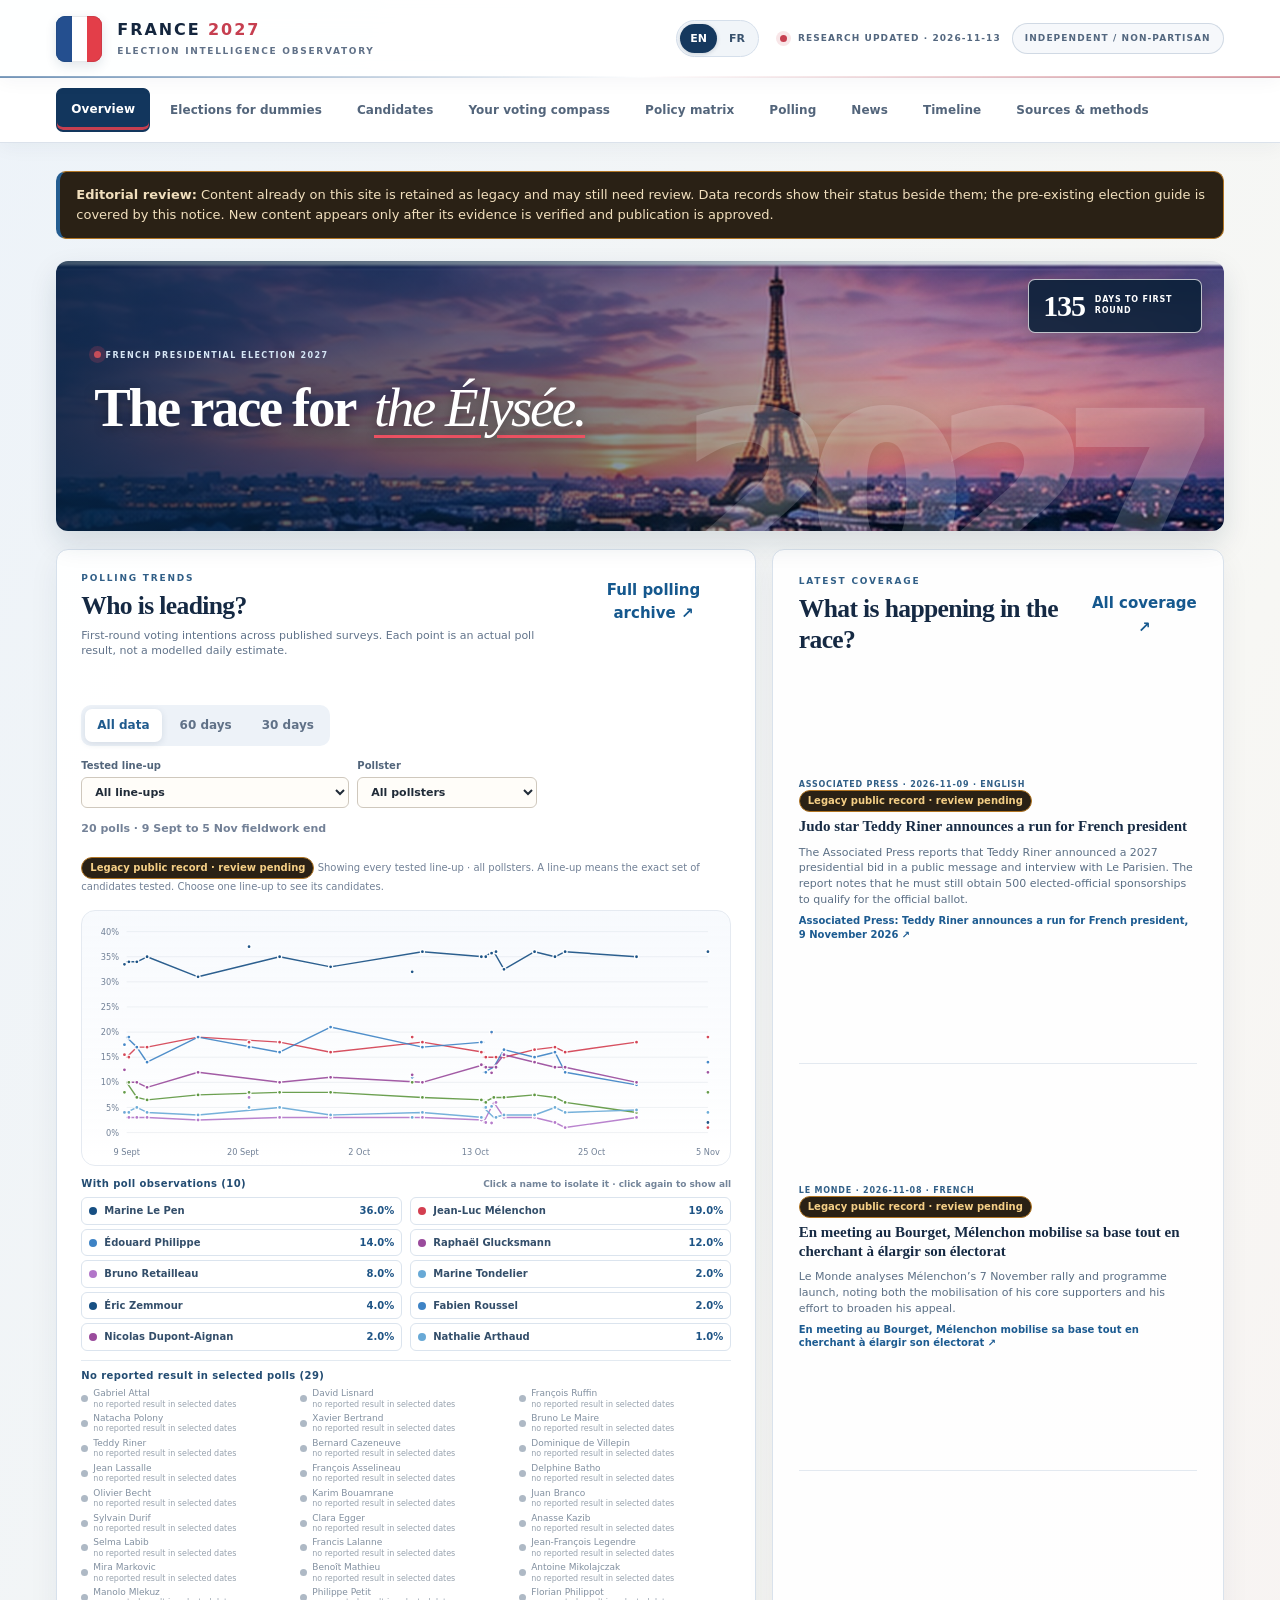
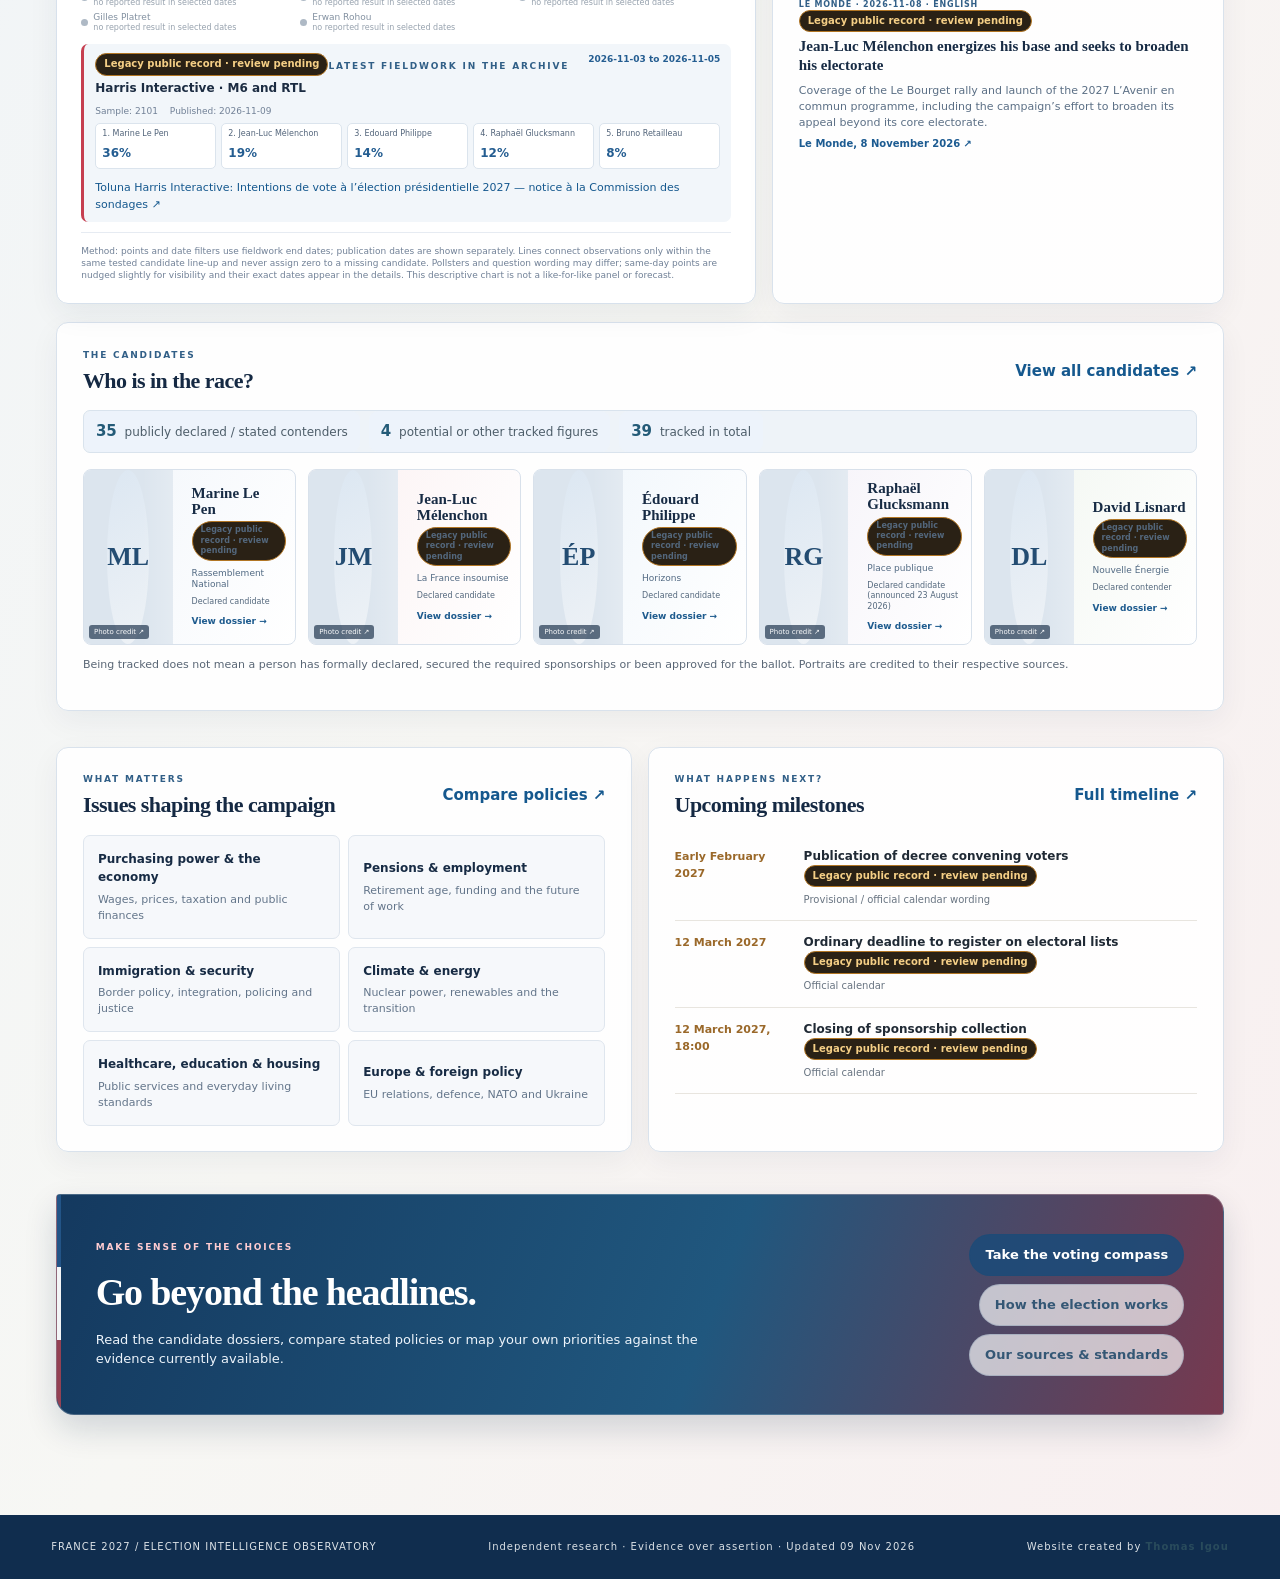
<file: index.html>
<!doctype html>
<html lang="en">
<head>
<meta charset="utf-8"><meta name="viewport" content="width=device-width,initial-scale=1">
<meta name="theme-color" content="#f3f0e9"><meta name="description" content="Independent, non-partisan research on the 2027 French presidential election.">
<title>France 2027 | Election Intelligence Observatory</title><link rel="stylesheet" href="styles.css">
</head>
<body>
<header class="top"><a class="brand" href="#"><span class="brand-mark" aria-label="French flag"><i></i><i></i><i></i></span><span class="brand-copy">FRANCE <b>2027</b><small>ELECTION INTELLIGENCE OBSERVATORY</small></span></a><div class="top-right"><div class="language-toggle" role="group" aria-label="Language"><button type="button" class="lang-choice active" data-lang="en" aria-pressed="true">EN</button><button type="button" class="lang-choice" data-lang="fr" aria-pressed="false">FR</button></div><span class="live-dot"></span><span class="updated" id="updated">LOADING RESEARCH…</span><span class="top-tag">INDEPENDENT / NON-PARTISAN</span></div></header>
<nav class="nav" aria-label="Main navigation">
<button class="active" data-tab="overview">Overview</button><button data-tab="dummies">Elections for dummies</button><button data-tab="candidates">Candidates</button><button data-tab="compass">Your voting compass</button><button data-tab="policies">Policy matrix</button><button data-tab="polls">Polling</button><button data-tab="news">News</button><button data-tab="timeline">Timeline</button><button data-tab="sources">Sources & methods</button>
</nav>
<main>
<div class="editorial-policy-banner"><b>Editorial review:</b> Content already on this site is retained as legacy and may still need review. Data records show their status beside them; the pre-existing election guide is covered by this notice. New content appears only after its evidence is verified and publication is approved.</div>

<section id="overview" class="page active">
<section class="hero concept-hero"><div class="hero-copy">
<div class="eyebrow"><span class="signal"></span> FRENCH PRESIDENTIAL ELECTION 2027</div>
<h1>The race for <em>the Élysée.</em></h1>
<div class="hero-meta"><span>🇫🇷 FRANCE</span><span id="overview-snapshot">RESEARCH SNAPSHOT · 08 NOV 2026</span><span id="count-candidates">16 candidates tracked</span></div>
<div class="hero-actions"><button class="primary" data-tab="compass">Take the voting compass ↗</button><button class="secondary" data-tab="candidates">Explore candidates</button></div>
<div class="hero-signoff">ANALYSIS. CONTEXT. CLARITY.</div>
</div><div class="hero-visual" aria-label="Paris and the French presidential election">
<div class="hero-visual-caption"><span>PARIS</span><span>THE ROAD TO THE ÉLYSÉE</span></div>

<div class="hero-visual-mark">2027</div>
<div class="hero-visual-bottom"><span>18 APRIL 2027</span><i></i><span>THE FIRST ROUND</span></div>
</div><div id="election-countdown" class="election-countdown" role="timer" aria-live="off"><strong>—</strong><span>DAYS TO FIRST ROUND</span></div></section>
  <div id="overview-kpis" class="overview-kpis"></div>
<div class="overview-lead-grid">
  <section class="overview-panel overview-poll-chart-panel">
    <div class="section-head"><div><div class="eyebrow">POLLING TRENDS</div><h2>Who is leading?</h2><p class="poll-chart-subtitle">First-round voting intentions across published surveys. Each point is an actual poll result, not a modelled daily estimate.</p></div><button class="text-button" data-tab="polls">Full polling archive ↗</button></div>
    <div class="poll-chart-toolbar"><div class="poll-range-controls" role="group" aria-label="Fieldwork date range"><button class="active" data-poll-range="all">All data</button><button data-poll-range="60">60 days</button><button data-poll-range="30">30 days</button></div><div class="poll-chart-filters"><label>Tested line-up<select id="poll-scenario-filter" aria-label="Filter by tested candidate line-up"><option value="all">All line-ups</option></select></label><label>Pollster<select id="poll-pollster-filter" aria-label="Filter by pollster"><option value="all">All pollsters</option></select></label></div><span id="poll-chart-count" class="poll-chart-count"></span></div>
    <p id="poll-chart-selection-context" class="poll-chart-selection-context" aria-live="polite"></p>
    <div id="overview-poll-chart" class="overview-poll-chart" aria-label="Interactive polling trend chart"></div>
    <div id="overview-poll-legend" class="overview-poll-legend"></div>
    <div id="overview-latest-poll" class="overview-latest-poll"></div>
    <p class="poll-chart-method">Method: points and date filters use fieldwork end dates; publication dates are shown separately. Lines connect observations only within the same tested candidate line-up and never assign zero to a missing candidate. Pollsters and question wording may differ; same-day points are nudged slightly for visibility and their exact dates appear in the details. This descriptive chart is not a like-for-like panel or forecast.</p>
  </section>
  <section class="overview-panel overview-lead"><div class="section-head"><div><div class="eyebrow">LATEST COVERAGE</div><h2>What is happening in the race?</h2></div><button class="text-button" data-tab="news">All coverage ↗</button></div><div id="overview-latest" class="overview-latest"></div></section>
</div>

  <section class="overview-panel overview-candidate-panel"><div class="section-head"><div><div class="eyebrow">THE CANDIDATES</div><h2>Who is in the race?</h2></div><button class="text-button" data-tab="candidates">View all candidates ↗</button></div><div id="overview-candidate-summary" class="overview-status-strip"></div><div id="overview-candidates" class="overview-candidates"></div><p class="small muted">Being tracked does not mean a person has formally declared, secured the required sponsorships or been approved for the ballot. Portraits are credited to their respective sources.</p></section>
  <div class="overview-lower-grid">
    <section class="overview-panel"><div class="section-head"><div><div class="eyebrow">WHAT MATTERS</div><h2>Issues shaping the campaign</h2></div><button class="text-button" data-tab="policies">Compare policies ↗</button></div><div class="overview-issues">
      <button data-tab="policies"><b>Purchasing power & the economy</b><span>Wages, prices, taxation and public finances</span></button>
      <button data-tab="policies"><b>Pensions & employment</b><span>Retirement age, funding and the future of work</span></button>
      <button data-tab="policies"><b>Immigration & security</b><span>Border policy, integration, policing and justice</span></button>
      <button data-tab="policies"><b>Climate & energy</b><span>Nuclear power, renewables and the transition</span></button>
      <button data-tab="policies"><b>Healthcare, education & housing</b><span>Public services and everyday living standards</span></button>
      <button data-tab="policies"><b>Europe & foreign policy</b><span>EU relations, defence, NATO and Ukraine</span></button>
    </div></section>
    <section class="overview-panel"><div class="section-head"><div><div class="eyebrow">WHAT HAPPENS NEXT?</div><h2>Upcoming milestones</h2></div><button class="text-button" data-tab="timeline">Full timeline ↗</button></div><div id="overview-events" class="overview-events"></div></section>
  </div>
  <section class="overview-cta"><div><div class="eyebrow">MAKE SENSE OF THE CHOICES</div><h2>Go beyond the headlines.</h2><p>Read the candidate dossiers, compare stated policies or map your own priorities against the evidence currently available.</p></div><div class="overview-cta-actions"><button class="primary" data-tab="compass">Take the voting compass</button><button class="secondary" data-tab="dummies">How the election works</button><button class="secondary" data-tab="sources">Our sources & standards</button></div></section>
</section>
<section id="dummies" class="page"><div class="section-head"><div><div class="eyebrow">THE SHORT VERSION</div><h2>Elections for dummies</h2><p>A plain-English guide for first-time voters and anyone who wants the basics without political jargon.</p></div><span class="pill">Beginner friendly</span></div><article class="card"><h3>1. What is this election?</h3><p>France is choosing its next president. Emmanuel Macron cannot run for a third consecutive term. The president is elected directly by voters, not chosen by parliament.</p><h3>2. How does voting work?</h3><p>It normally takes two rounds. In round one, voters choose from all the candidates. If nobody gets more than half of the valid votes, the two candidates with the most votes go to round two. Everyone votes again, and the candidate with more votes wins.</p><h3>3. When is it?</h3><p>The first round is scheduled for <b>18 April 2027</b> and the second round for <b>2 May 2027</b>. Some overseas French territories vote the day before because of time zones.</p><h3>4. Who is allowed to vote?</h3><p>You must be a French citizen, at least 18 years old by the relevant date, and registered on the electoral roll. The ordinary registration deadline for this election is <b>12 March 2027</b>. Special cases can have different rules.</p><h3>5. Why do candidates need 500 signatures?</h3><p>Before someone can appear on the presidential ballot, they need support from at least 500 elected officials, such as mayors and parliamentarians. These are called <b>parrainages</b> or sponsorships. They must come from at least 30 different departments or overseas territories, and no more than 50 can come from any one of them. A candidate saying “I have 500 promises” is not the same as having 500 signatures officially validated.</p><h3>6. What does the president actually do?</h3><p>The president represents France, appoints the prime minister, has an important role in foreign affairs and defence, can call certain elections, and signs laws. But the president does not govern alone. The government and parliament make laws and manage much of domestic policy. If the president and parliamentary majority come from opposing political camps, they must share power. This is called <b>cohabitation</b>.</p><h3>7. What are the big issues in this campaign?</h3><ul><li><b>Cost of living:</b> wages, prices, taxes and household budgets.</li><li><b>Pensions:</b> when people can retire and how the system is paid for.</li><li><b>Immigration:</b> who can come to France, residency rules and integration.</li><li><b>Security:</b> policing, crime and the justice system.</li><li><b>Climate and energy:</b> nuclear power, renewables, transport and emissions.</li><li><b>Europe and the world:</b> France’s role in the EU, NATO, Ukraine and international conflicts.</li><li><b>Public services:</b> schools, hospitals, housing and transport.</li></ul><h3>8. How do I understand the candidates?</h3><p>Start with what each candidate has actually promised. A party’s old manifesto, a politician’s past job and a new campaign promise are three different things. This observatory labels the evidence and links to the original reporting or documents.</p><h3>9. What do opinion polls tell us?</h3><p>A poll asks a sample of people how they might vote. It is a snapshot, not a prediction. Polls can change, and results depend on who is included in the question, how it is asked and when it is asked. A candidate missing from a poll was not necessarily polling at zero.</p><h3>10. What happens next?</h3><p>Campaigns continue, candidates seek sponsorships, the Constitutional Council publishes the final list, and the official campaign period begins. The final ballot list is not settled until the official process is complete.</p><div class="notice">The guide explains the process, not who anyone should vote for. Dates and rules are based on the French government’s published election calendar and may be updated by official decree.</div><p><a href="https://www.info.gouv.fr/actualite/election-presidentielle-2027" target="_blank" rel="noopener">Read the official government guide ↗</a></p></article></section><section id="candidates" class="page"><div class="section-head"><div><div class="eyebrow">WHO IS RUNNING?</div><h2>Candidate directory</h2><p>Reported declarations, potential candidacies and official ballot qualification are separate. The directory attributes tracker classifications and labels uncertain status; the Constitutional Council publishes the definitive ballot list after validating sponsorships.</p></div></div><input id="candidate-search" class="search" placeholder="Search candidate, party or orientation…" autocomplete="off"><div id="candidate-list" class="candidate-grid"></div></section>
<section id="compass" class="page"><div class="section-head"><div><div class="eyebrow">YOUR PRIORITIES, MAPPED</div><h2>Your voting compass</h2><p>Use the questionnaire to record your policy views and how important each issue is to you. Candidate rankings are temporarily paused while scoring and evidence are rebuilt against the published methodology.</p></div><span class="pill">Evidence-led · Non-partisan</span></div>
<article class="card compass-intro"><h3>How it works</h3><p>Choose the position closest to your view on each issue and, if you wish, rate its importance. Your answers remain in this browser tab. Candidate rankings will return only after the scoring follows the published methodology and meets its minimum evidence threshold.</p><p class="muted small">A candidate can be ranked only with dated, primary-verified positions for at least 12 questions across 6 policy areas. At least two candidates must meet the evidence gate, and the visitor must have enough comparable answers. Candidates below the threshold are labelled insufficient evidence.</p></article>
<p id="compass-stage-note" class="muted small">Standard compass: 24 questions across all 12 policy areas. You can continue to the full 36-question version when you finish.</p><div id="compass-questions" class="compass-questions"></div><div class="compass-actions"><button id="compass-continue" class="secondary">Continue to the full 36-question compass</button><button id="compass-results" class="primary" disabled aria-describedby="compass-pause-note">Candidate rankings paused</button><button id="compass-reset" class="secondary">Reset answers</button></div><div id="compass-output" aria-live="polite"><div class="notice compass-pause-note" id="compass-pause-note"><b>Candidate rankings are paused.</b> Eligibility will be checked against question-level, source-verified candidate positions.</div></div>
</section>
<section id="policies" class="page"><div class="section-head"><div><div class="eyebrow">WHAT DO THEY PROPOSE?</div><h2>Policy comparison</h2><p>Compare attributed, sourced positions across policy areas. Empty cells mean evidence has not yet been entered, not that a candidate has no position.</p></div></div><div class="filters policy-filter-toolbar"><label class="policy-select-wrap"><span class="filter-label">FILTER BY POLICY AREA</span><span class="select-control"><span class="filter-icon" aria-hidden="true">▦</span><select id="policy-topic"><option value="">All policy areas</option><option>Economy & taxation</option><option>Employment & pensions</option><option>Immigration & integration</option><option>Security & justice</option><option>Energy & climate</option><option>EU & euro</option><option>Foreign policy & defence</option><option>Education, health & housing</option><option>Institutions</option></select><span class="select-chevron" aria-hidden="true">⌄</span></span></label><label class="policy-search-wrap"><span class="filter-label">SEARCH POSITIONS</span><span class="search-control"><span class="filter-icon" aria-hidden="true">⌕</span><input id="policy-search" placeholder="Search a candidate, issue or proposal…" autocomplete="off"></span></label></div><div id="policy-list" class="table-wrap"></div></section>
<section id="polls" class="page"><div class="section-head"><div><div class="eyebrow">PUBLIC OPINION</div><h2>Polling archive & trends</h2><p>Individual polls are kept separate from polling averages and unlike scenarios are never blended.</p></div></div><div id="poll-trend" class="poll-trend"></div><h3>Individual poll archive</h3><p class="muted small">Historical observations are ordered by fieldwork end date. Each poll retains its tested candidate line-up and source type; blanks mean not tested or not reported, never zero.</p><div id="poll-list" class="table-wrap"></div></section>
<section id="news" class="page"><div class="section-head"><div><div class="eyebrow">THE CAMPAIGN, IN CONTEXT</div><h2>News archive</h2><p>French and English coverage, with publication dates, summaries and links to the original articles.</p></div></div><p class="notice">Coverage is intentionally multi-source: French national and regional reporting, public broadcasters, wire services and international outlets. Articles are linked individually; the outlet directory and editorial checks are explained under Sources & methods.</p><div class="filters"><input id="news-search" placeholder="Search headlines, topics or publishers…"><select id="news-language"><option value="">All languages</option><option>French</option><option>English</option></select></div><div id="news-list" class="news-grid"></div></section>
<section id="timeline" class="page"><div class="section-head"><div><div class="eyebrow">OFFICIAL MILESTONES</div><h2>Election timeline</h2><p>Baseline from the French government's published 2027 election calendar. Provisional dates are labelled.</p></div><a class="source-link" href="https://www.info.gouv.fr/actualite/election-presidentielle-2027" target="_blank" rel="noopener">Official government calendar ↗</a></div><div id="timeline-list" class="timeline"></div></section>
<section id="sources" class="page"><div class="section-head"><div><div class="eyebrow">TRANSPARENCY</div><h2>Sources & methodology</h2><p>Every factual claim should be traceable to its source and date.</p></div></div><div id="source-list" class="source-grid"></div><article class="card" id="editorial-standards"></article><article class="card"><h3>Evidence labels</h3><ul class="rules"><li><b>Official:</b> government, Constitutional Council, candidate's own programme or party document.</li><li><b>Direct statement:</b> speech, debate, interview or social post, with date and context.</li><li><b>News report:</b> journalistic account, attributed to the publisher and journalist where available.</li><li><b>Analysis:</b> interpretation, kept separate from the candidate's own words.</li><li><b>Unverified:</b> not used as an established factual claim.</li></ul><h3>Polling rules</h3><ul class="rules"><li>Store pollster, sponsor, fieldwork dates, sample, method, question wording and candidate scenario.</li><li>Do not treat a tracker snapshot as an individual poll.</li><li>Do not treat a polling average as a poll.</li><li>Missing candidates are null, never zero.</li></ul></article></section>
</main><footer><span>FRANCE 2027 / ELECTION INTELLIGENCE OBSERVATORY</span><span>Independent research · Evidence over assertion · Updated 09 Nov 2026</span><span>Website created by <b>Thomas Igou</b></span></footer>

<script src="editorial-workflow.js" defer></script>
<script src="app.js?v=20261109-countdown-fix" defer></script>
</body></html>
</file>
<file: styles.css>
:root{--bg:#080f1b;--panel:#101c2c;--panel2:#142337;--panel3:#192b40;--line:#263b52;--ink:#e8eff7;--muted:#91a4b9;--cyan:#47d7e8;--cyan2:#1ca9c3;--amber:#f3b85c;--red:#ed7777;--green:#5bd2a2;--shadow:0 18px 48px rgba(0,0,0,.24);--radius:16px}
*{box-sizing:border-box}html{scroll-behavior:smooth}body{margin:0;background:radial-gradient(ellipse at 80% -10%,rgba(39,108,144,.17),transparent 38%),var(--bg);color:var(--ink);font:15px/1.55 Inter,ui-sans-serif,system-ui,-apple-system,"Segoe UI",sans-serif}
a{color:var(--cyan);text-decoration:none}a:hover{color:#a1f5fb;text-decoration:underline}button,input,select{font:inherit}
.top{height:76px;padding:0 clamp(18px,4vw,58px);display:flex;align-items:center;justify-content:space-between;border-bottom:1px solid var(--line);background:rgba(8,15,27,.92);position:sticky;top:0;z-index:30;backdrop-filter:blur(18px)}
.brand{display:flex;align-items:center;gap:13px;color:var(--ink);font-size:15px;font-weight:850;letter-spacing:.14em}.brand:hover{text-decoration:none}.brand-mark{display:grid;place-items:center;width:43px;height:43px;border:1px solid var(--cyan);border-radius:12px;color:var(--cyan);font-weight:900;letter-spacing:-.06em;font-size:17px;box-shadow:inset 0 0 18px #47d7e822}.brand-mark span{font-size:10px;color:var(--amber);margin-left:1px}.brand-copy small{display:block;color:var(--muted);font-size:9px;letter-spacing:.18em;margin-top:2px}.brand-copy b{color:var(--cyan)}.top-right{display:flex;align-items:center;gap:10px}.updated,.top-tag{font-size:10px;letter-spacing:.13em;color:var(--muted);font-weight:750}.top-tag{border:1px solid var(--line);padding:7px 10px;border-radius:99px}.live-dot,.signal{display:inline-block;width:7px;height:7px;background:var(--green);border-radius:50%;box-shadow:0 0 12px #5bd2a2}
.nav{display:flex;gap:6px;overflow:auto;padding:12px clamp(18px,4vw,58px);border-bottom:1px solid var(--line);background:#0b1523;scrollbar-width:thin;position:sticky;top:76px;z-index:20}
.nav button{white-space:nowrap;border:1px solid transparent;background:transparent;color:var(--muted);padding:9px 13px;border-radius:9px;font-size:12px;font-weight:750;cursor:pointer}.nav button:hover{background:var(--panel2);color:var(--ink)}.nav button.active{background:#143448;border-color:#246278;color:#8deaf3}
main{max-width:1440px;margin:auto;padding:30px clamp(16px,4vw,58px) 70px}.hero{padding:clamp(28px,5vw,58px);border:1px solid #25475d;border-radius:22px;background:linear-gradient(115deg,#102237 0%,#102b3b 58%,#15263a 100%);position:relative;overflow:hidden;box-shadow:var(--shadow);margin-bottom:24px}.hero:after{content:"2027";position:absolute;right:2%;bottom:-46px;font-size:clamp(110px,20vw,260px);font-weight:950;letter-spacing:-.1em;color:#dffaff08;pointer-events:none}.eyebrow{font-size:10px;font-weight:850;letter-spacing:.19em;color:var(--cyan);text-transform:uppercase}.hero h1{font-size:clamp(34px,5vw,66px);line-height:1.02;letter-spacing:-.055em;max-width:820px;margin:17px 0}.hero h1 em{font-family:Georgia,serif;font-weight:500;color:var(--amber)}.hero p{max-width:720px;color:#b7c9d9;font-size:16px}.hero-meta{display:flex;flex-wrap:wrap;gap:9px;margin-top:24px}.hero-meta span{border:1px solid #35516a;background:#0b1a2b99;border-radius:99px;padding:7px 11px;color:#b5c8d9;font-size:10px;font-weight:750;letter-spacing:.08em}
.page{display:none}.page.active{display:block;animation:rise .22s ease}@keyframes rise{from{opacity:.3;transform:translateY(5px)}to{opacity:1;transform:none}}
.stats{display:grid;grid-template-columns:repeat(4,1fr);gap:13px;margin:20px 0}.stats article,.card,.candidate,.source,.event,.timeline-item{background:linear-gradient(145deg,var(--panel),#0e1928);border:1px solid var(--line);border-radius:var(--radius);box-shadow:0 8px 25px #0002}.stats article{padding:19px;min-height:125px}.stats small{display:block;color:var(--muted);font-size:10px;letter-spacing:.12em;text-transform:uppercase;font-weight:800}.stats strong{display:block;font-size:34px;line-height:1.2;margin:8px 0;color:var(--cyan);letter-spacing:-.05em}.stats span{color:var(--muted);font-size:11px}
.grid{display:grid;gap:14px}.grid.two{grid-template-columns:1fr 1fr}.card{padding:24px;margin:14px 0}.card h2,.section-head h2{font-size:24px;line-height:1.2;letter-spacing:-.035em;margin:5px 0 8px}.card h3{color:var(--ink);margin:18px 0 6px}.card p,.card li{color:#b2c2d1}.section-head{display:flex;justify-content:space-between;align-items:flex-start;gap:16px;margin:24px 0 18px}.section-head p{color:var(--muted);margin:6px 0}.pill,.status{display:inline-flex;align-items:center;border:1px solid #326277;background:#102d3b;color:#8be7ef;border-radius:99px;padding:5px 9px;font-size:9px;font-weight:850;letter-spacing:.1em;text-transform:uppercase}
.notice{padding:15px 17px;border:1px solid #5b4b2d;background:#2b2419;color:#e8cb94;border-radius:12px;margin:14px 0}.event-list{display:grid;gap:10px}.event{padding:12px 14px;background:#132338;box-shadow:none}.event time,.timeline-item time{display:block;color:var(--amber);font-size:10px;font-weight:850;letter-spacing:.12em}.event b{display:block;margin:4px 0}.event small{color:var(--muted)}
.chips{display:flex;flex-wrap:wrap;gap:7px}.chip{border:1px solid var(--line);border-radius:99px;padding:6px 10px;background:#142438;color:#c4d2df;font-size:11px}
.search,.filters input,.filters select{width:100%;background:#0e1a29;border:1px solid var(--line);border-radius:10px;padding:12px 14px;color:var(--ink);outline:none}.search:focus,.filters input:focus,.filters select:focus{border-color:var(--cyan);box-shadow:0 0 0 3px #47d7e81a}.filters{display:grid;grid-template-columns:minmax(200px,1fr) minmax(200px,2fr);gap:10px;margin:14px 0}.candidate-grid,.news-grid{display:grid;grid-template-columns:repeat(2,minmax(0,1fr));gap:13px;margin-top:14px}.candidate{padding:20px;transition:.18s}.candidate:hover{border-color:#3c7284;transform:translateY(-2px)}.candidate h3{font-size:20px;margin:0 0 3px}.candidate .party{color:var(--muted);font-size:12px}.candidate .ballot{font-size:11px;color:var(--amber);margin:8px 0}.candidate p{color:#b5c4d2}.candidate .small,.small{font-size:11px}.muted{color:var(--muted)}.candidate details{border-top:1px solid var(--line);margin-top:14px;padding-top:11px}.candidate summary{cursor:pointer;color:var(--cyan);font-size:12px;font-weight:800;letter-spacing:.04em}.dossier-grid{display:grid;grid-template-columns:1fr 1fr;gap:12px;margin-top:12px}.dossier-block{background:#0b1624;border:1px solid #20364c;border-radius:11px;padding:13px}.dossier-block h4{font-size:10px;color:var(--amber);letter-spacing:.12em;text-transform:uppercase;margin:0 0 7px}.dossier-block p,.dossier-block li{font-size:12px;color:#b6c7d6}.dossier-block ul{padding-left:18px;margin:6px 0}.dossier-position{border-left:2px solid var(--cyan2);padding:2px 0 2px 12px;margin:11px 0}.dossier-position strong{font-size:12px}.dossier-position p{font-size:12px;margin:4px 0;color:#b6c7d6}
.table-wrap{overflow:auto;border:1px solid var(--line);border-radius:12px;margin:14px 0}table{width:100%;border-collapse:collapse;min-width:760px;background:#0e1928}th{background:#16273a;color:#a7c1d3;text-align:left;font-size:10px;letter-spacing:.1em;text-transform:uppercase}td,th{padding:12px;border-bottom:1px solid var(--line);vertical-align:top;font-size:12px}td{color:#c1ceda}tr:hover td{background:#132338}
.poll-trend{display:grid;grid-template-columns:repeat(2,1fr);gap:10px}.trend-note{grid-column:1/-1;padding:13px 16px;background:#13263a;border:1px solid #28485f;border-radius:12px}.trend-note b{display:block;color:var(--cyan)}.trend-note span{color:var(--muted);font-size:11px}.trend-row{background:var(--panel);border:1px solid var(--line);border-radius:12px;padding:13px}.trend-label{display:flex;justify-content:space-between;align-items:center}.trend-label strong{font-size:19px;color:var(--cyan)}.track{height:7px;background:#26394d;border-radius:99px;overflow:hidden;margin:9px 0}.track span{display:block;height:100%;background:linear-gradient(90deg,#1b9fb8,#63e0e7);border-radius:99px}.trend-row small{color:var(--muted);font-size:10px}
.source{padding:18px;margin:12px 0;box-shadow:none}.source h3{margin:5px 0}.source p{color:#b3c2d0;font-size:13px}.timeline-item{padding:18px;margin:12px 0;border-left:3px solid var(--cyan2)}.timeline-item h3{margin:6px 0}.timeline-item p{color:#b5c4d2}
footer{display:flex;justify-content:space-between;gap:15px;padding:24px clamp(18px,4vw,58px);border-top:1px solid var(--line);color:var(--muted);font-size:10px;letter-spacing:.1em}
@media(max-width:850px){.stats{grid-template-columns:repeat(2,1fr)}.grid.two{grid-template-columns:1fr}.candidate-grid,.news-grid{grid-template-columns:1fr}.top-tag{display:none}.poll-trend{grid-template-columns:1fr}.dossier-grid{grid-template-columns:1fr}}
@media(max-width:540px){.top{height:66px}.nav{top:66px}.brand-copy small{font-size:8px}.updated{font-size:8px}.top-right{gap:6px}.hero{padding:26px 20px}.hero p{font-size:14px}.stats article{padding:14px;min-height:110px}.stats strong{font-size:28px}.card{padding:17px}.filters{grid-template-columns:1fr}main{padding-top:18px}footer{display:block}footer span{display:block;margin:5px 0}}


/* Accessible light editorial theme */
:root{color-scheme:light;--bg:#f3f1ec;--panel:#ffffff;--panel2:#f7f5f0;--panel3:#ebe7df;--line:#d8d3ca;--ink:#202a35;--muted:#596675;--cyan:#245b78;--cyan2:#356f8d;--amber:#9b5b16;--red:#a33e3e;--green:#267354;--shadow:0 12px 32px rgba(32,42,53,.08)}
body{background:#f3f1ec;color:#202a35}
a{color:#245b78}a:hover{color:#173e54}
.top{background:#fff;border-bottom:1px solid #d8d3ca}.nav{background:rgba(255,255,255,.96);border-bottom:1px solid #d8d3ca}.nav button{color:#465565}.nav button.active{color:#174c68;border-bottom-color:#245b78}
.hero{background:linear-gradient(120deg,#fff 0%,#e9eef0 100%);border:1px solid #d8dfe1;color:#202a35}.hero p,.hero-meta{color:#526171}.hero h1 em{color:#245b78}.eyebrow,.hero .eyebrow{color:#245b78}.signal,.live-dot{background:#2c805e;box-shadow:0 0 0 4px #2c805e1c}
.card,.stats article,.candidate,.source,.trend-row,.dossier-block{background:#fff;border-color:#d8d3ca;box-shadow:var(--shadow)}.card p,.candidate p,.source p,.timeline-item p{color:#465565}.muted,.small.muted{color:#596675}.pill,.chip{background:#edf2f4;color:#294b5c;border-color:#cbd7dc}.status{background:#f5efe4;color:#835016}.candidate summary{color:#245b78}.dossier-block h4{color:#835016}.dossier-block p,.dossier-block li,.dossier-position p{color:#465565}.dossier-position{border-left-color:#356f8d}
.search,.filters input,.filters select{background:#fff;border-color:#c9c5bd;color:#202a35}.search:focus,.filters input:focus,.filters select:focus{border-color:#356f8d;box-shadow:0 0 0 3px #356f8d22}
table,.table-wrap{background:#fff;border-color:#d8d3ca}th{background:#e9eef0;color:#294b5c}td{color:#354252}tr:hover td{background:#f4f6f6}.trend-note{background:#edf2f4;border-color:#cbd7dc}.trend-note b,.trend-label strong{color:#245b78}.track{background:#e2e5e5}.track span{background:#356f8d}.timeline-item{border-left-color:#356f8d}.notice{background:#f7f3e9;border-color:#e3d4b7;color:#59482f}
footer{background:#fff;border-top-color:#d8d3ca;color:#596675}
button,.secondary{border-color:#bfc8cc;color:#294b5c;background:#edf2f4}.primary{background:#245b78;color:#fff;border-color:#245b78}.primary:hover{background:#17465f}
.compass-intro{margin-bottom:16px}.compass-questions{display:grid;grid-template-columns:1fr 1fr;gap:14px}.compass-question h3{margin:8px 0}.compass-question>p{font-size:13px;color:#596675}.compass-options{display:grid;gap:8px;margin:16px 0}.compass-options label{display:flex;gap:10px;align-items:flex-start;padding:10px 12px;border:1px solid #dedbd4;border-radius:9px;background:#faf9f6;cursor:pointer;color:#344252;font-size:13px}.compass-options label:has(input:checked){border-color:#356f8d;background:#edf3f5}.compass-options input{accent-color:#245b78;margin-top:3px}.importance{display:flex;align-items:center;justify-content:space-between;gap:12px;font-size:12px;font-weight:700;color:#465565}.importance select{padding:7px;border:1px solid #c9c5bd;border-radius:8px;background:#fff;color:#202a35}.compass-actions{display:flex;gap:10px;margin:18px 0}.compass-actions button{padding:12px 18px;border-radius:9px;font-weight:700}.compass-results{margin-top:18px}.match-row{padding:14px 0;border-bottom:1px solid #e3e0d9}.match-head{display:flex;justify-content:space-between;align-items:center;gap:12px}.match-head b{display:block}.match-head small{display:block;color:#596675;font-size:11px}.match-head strong{font-size:22px;color:#245b78}.match-track{height:9px;background:#e5e7e6;border-radius:99px;overflow:hidden;margin:9px 0}.match-track span{display:block;height:100%;background:#356f8d;border-radius:99px}.match-row details{font-size:12px;color:#465565}.match-row summary{cursor:pointer;color:#245b78;font-weight:700}
@media(max-width:850px){.compass-questions{grid-template-columns:1fr}}

/* Final contrast and component pass: light editorial surfaces throughout */
:root{--bg:#f4f2ed;--panel:#ffffff;--panel2:#f7f8f8;--panel3:#e9edef;--line:#d5dadd;--ink:#202a35;--muted:#536171;--cyan:#245b78;--cyan2:#356f8d;--amber:#925414}
body{background:#f4f2ed;color:#202a35}
.brand-mark{display:flex;overflow:hidden;align-items:stretch;justify-content:stretch;width:48px;height:48px;padding:0;border:1px solid #c7d0d4;border-radius:11px;background:#fff;box-shadow:none;gap:0}
.brand-mark i{display:block;flex:1;height:100%}.brand-mark i:nth-child(1){background:#1d4f91}.brand-mark i:nth-child(2){background:#fff}.brand-mark i:nth-child(3){background:#e33b45}
.brand-copy b{color:#245b78}
.nav button.active{background:#eaf0f3;color:#183f55;border:1px solid #c7d5dc;border-bottom:2px solid #245b78;box-shadow:none}
.nav button:focus{outline:none}.nav button:focus-visible{outline:2px solid #648ba0;outline-offset:2px}
.event,.timeline-item{background:#fff!important;color:#202a35!important;border:1px solid #d5dadd!important;box-shadow:0 8px 22px rgba(32,42,53,.06)!important}
.event time,.timeline-item time{color:#895016!important}.event b,.timeline-item h3{color:#202a35!important}.event small,.timeline-item p{color:#536171!important}
.event-list{gap:12px}.event{padding:17px 19px!important;border-radius:14px!important}.timeline-item{border-left:4px solid #356f8d!important}
.card p,.card li,.candidate p,.source p,.dossier-block p,.dossier-block li,.dossier-position p{color:#465565}
.card h3,.candidate h3,.timeline-item h3{color:#202a35}
.eyebrow{color:#245b78!important}.pill{background:#edf2f4;color:#294b5c;border-color:#cbd7dc}
.notice{background:#f8f3e9!important;border-color:#e2d3b8!important;color:#59482f!important}
.compass-question{background:#fff!important}.compass-options label{background:#f8f8f6;color:#344252}.compass-options label:hover{border-color:#9aadb7}.compass-options label:has(input:checked){background:#eaf0f3;border-color:#356f8d}
footer b{color:#294b5c}
@media(max-width:700px){.brand-mark{width:40px;height:40px}.top{gap:10px}.top-right .updated{display:none}.nav{gap:4px}.nav button{padding:8px 10px}}
/* Voting compass required priority controls and programme links */
.importance{display:flex;flex-wrap:wrap;align-items:center;gap:10px;margin-top:18px;padding-top:14px;border-top:1px solid #e4e8eb;color:#253342;font-weight:700}
.importance select{min-width:245px;max-width:100%;padding:10px 12px;border:1px solid #aab8c2;border-radius:8px;background:#fff;color:#243342;font:inherit}
.importance select:invalid{border-color:#b87836;color:#66717b}
.importance-required{display:block;flex-basis:100%;font-size:.78rem;font-weight:500;color:#66717b}
.programme-link{margin:8px 0 14px;padding:10px 12px;background:#f4f6f7;border-left:3px solid #356f8d;border-radius:4px}
.programme-link a{color:#245c78;font-weight:700;text-decoration:underline;text-underline-offset:3px}
.programme-link small{display:block;margin-top:4px;color:#596775;line-height:1.4}
.coming-soon{display:inline-block;color:#596775;font-weight:700}


/* Overview editorial front page */
.overview-intro{display:flex;justify-content:space-between;align-items:flex-end;gap:28px;margin:8px 0 22px}
.overview-intro h2{font-size:clamp(27px,3vw,38px);letter-spacing:-.04em;margin:7px 0 8px;color:#202a35}
.overview-intro p{max-width:760px;margin:0;color:#536171;font-size:16px;line-height:1.6}
.overview-intro-actions,.overview-cta-actions{display:flex;gap:9px;flex-wrap:wrap}
.overview-intro-actions button,.overview-cta-actions button{white-space:nowrap}
.overview-kpis{display:grid;grid-template-columns:repeat(4,minmax(0,1fr));gap:12px;margin-bottom:18px}
.overview-kpi{padding:17px 18px;background:#fff;border:1px solid #d8d3ca;border-radius:14px;box-shadow:0 8px 22px rgba(32,42,53,.045)}
.overview-kpi span{display:block;color:#536171;font-size:12px;font-weight:750;text-transform:uppercase;letter-spacing:.07em}
.overview-kpi strong{display:block;font-size:31px;line-height:1.2;letter-spacing:-.04em;margin:7px 0;color:#245b78}
.overview-kpi small{display:block;color:#687481;line-height:1.4;font-size:11px}
.overview-lead-grid{display:grid;grid-template-columns:minmax(0,1.45fr) minmax(300px,.8fr);gap:16px;margin-bottom:16px}
.overview-panel{background:#fff;border:1px solid #d8d3ca;border-radius:17px;padding:22px;margin-bottom:16px;box-shadow:0 9px 25px rgba(32,42,53,.045);min-width:0}
.overview-panel .section-head{align-items:center;margin-bottom:16px}
.overview-panel .section-head h2{margin:5px 0 0;font-size:22px;letter-spacing:-.025em}
.text-button{border:0;background:transparent;color:#245b78;padding:7px 0;font-weight:800}
.text-button:hover{background:transparent;text-decoration:underline}
.overview-latest{display:grid;grid-template-columns:1fr 1fr;gap:0 18px}
.overview-story{padding:14px 0;border-top:1px solid #e8e5df;min-width:0}
.overview-story.featured{grid-column:1/-1;padding-top:0;border-top:0;padding-bottom:17px}
.overview-story .eyebrow{font-size:10px;letter-spacing:.08em}
.overview-story h3{font-size:16px;line-height:1.35;margin:7px 0;color:#202a35}
.overview-story.featured h3{font-size:21px;max-width:850px}
.overview-story p{font-size:12px;line-height:1.55;color:#536171;margin:7px 0}
.overview-story a{font-size:12px;font-weight:800;color:#245b78}
.overview-poll-row{padding:10px 0;border-bottom:1px solid #ece9e3}
.overview-poll-label{display:flex;justify-content:space-between;align-items:center;gap:10px;font-size:13px}
.overview-poll-label strong{font-size:17px;color:#245b78}
.overview-poll-track{height:8px;background:#edf0f0;border-radius:99px;overflow:hidden;margin:7px 0 4px}
.overview-poll-track span{display:block;height:100%;background:linear-gradient(90deg,#245b78,#5d879b);border-radius:99px}
.overview-poll-row small{font-size:10px;color:#687481}
.overview-polls>p{line-height:1.5;margin:13px 0 0}
.overview-status-strip{display:flex;gap:9px;flex-wrap:wrap;margin:0 0 16px}
.overview-status-strip span{padding:9px 12px;border-radius:9px;background:#f0f3f3;color:#4d5d69;font-size:12px}
.overview-status-strip b{color:#245b78;font-size:15px;margin-right:4px}
.overview-candidates{display:grid;grid-template-columns:repeat(5,minmax(0,1fr));gap:10px}
.overview-person{display:flex;gap:10px;align-items:flex-start;padding:12px;border:1px solid #e1e3e1;border-radius:12px;min-width:0;background:#fcfcfb}
.overview-avatar{width:38px;height:38px;flex:0 0 38px;display:grid;place-items:center;border-radius:50%;background:#e8eef1;color:#245b78;font-weight:850;font-size:12px}
.overview-person>div:last-child{min-width:0}
.overview-person b,.overview-person small,.overview-person span{display:block}
.overview-person b{font-size:12px;line-height:1.3;color:#202a35}
.overview-person small{font-size:10px;color:#596775;margin:3px 0}
.overview-person span{font-size:10px;line-height:1.35;color:#82521d}
.overview-lower-grid{display:grid;grid-template-columns:1fr 1fr;gap:16px}
.overview-issues{display:grid;grid-template-columns:1fr 1fr;gap:8px}
.overview-issues button{display:block;text-align:left;padding:13px;border:1px solid #e2e5e4;border-radius:10px;background:#fafbfa;color:#253342}
.overview-issues button:hover{border-color:#9db1bc;background:#f1f5f6}
.overview-issues b,.overview-issues span{display:block}
.overview-issues b{font-size:12px;margin-bottom:5px}
.overview-issues span{font-size:11px;line-height:1.45;color:#66727d}
.overview-event{display:flex;gap:13px;padding:13px 0;border-bottom:1px solid #e8e5df}
.overview-event time{flex:0 0 116px;color:#895016;font-size:11px;font-weight:800}
.overview-event b,.overview-event small{display:block}
.overview-event b{font-size:12px;color:#202a35;line-height:1.4}
.overview-event small{font-size:10px;color:#687481;margin-top:4px}
.overview-cta{display:flex;align-items:center;justify-content:space-between;gap:24px;padding:24px 26px;border-radius:17px;background:linear-gradient(115deg,#eaf0f2,#f7f7f4);border:1px solid #d5dfe2;margin:4px 0 12px}
.overview-cta h2{font-size:23px;margin:5px 0;color:#202a35;letter-spacing:-.03em}
.overview-cta p{max-width:620px;margin:0;color:#536171;font-size:13px;line-height:1.5}
.overview-cta-actions{justify-content:flex-end;max-width:430px}
@media(max-width:1050px){.overview-candidates{grid-template-columns:repeat(3,minmax(0,1fr))}.overview-intro{align-items:flex-start;flex-direction:column}.overview-cta{align-items:flex-start;flex-direction:column}.overview-cta-actions{justify-content:flex-start;max-width:none}}
@media(max-width:800px){.overview-kpis{grid-template-columns:repeat(2,minmax(0,1fr))}.overview-lead-grid,.overview-lower-grid{grid-template-columns:1fr}.overview-candidates{grid-template-columns:repeat(2,minmax(0,1fr))}}
@media(max-width:520px){.overview-panel{padding:16px}.overview-latest{grid-template-columns:1fr}.overview-story.featured{grid-column:auto}.overview-candidates{grid-template-columns:1fr}.overview-issues{grid-template-columns:1fr}.overview-event{gap:8px}.overview-event time{flex-basis:100px}.overview-kpi{padding:13px}.overview-kpi strong{font-size:26px}.overview-cta{padding:19px}.overview-intro-actions button,.overview-cta-actions button{width:100%}}

.hero{margin-bottom:18px}.hero-actions{display:flex;gap:10px;flex-wrap:wrap;margin-top:18px}.hero-actions button{padding:11px 16px;border-radius:9px;font-weight:750}.hero-actions .secondary{background:#fff}


/* =========================================================
   VISUAL REDESIGN: French editorial palette
   Warm paper, ink, tricolour accents. No cyan-on-black UI.
   ========================================================= */
:root{
 --bg:#f3f0e9;--panel:#fffdf9;--panel2:#f5f1e9;--panel3:#ece6dc;
 --line:#ded7cc;--ink:#202b38;--muted:#657180;
 --cyan:#244f73;--cyan2:#173d5c;--amber:#c68a35;
 --red:#c83d45;--green:#2c8065;--shadow:0 14px 36px rgba(35,42,50,.075);
 --radius:16px;
}
html{scroll-behavior:smooth}
body{background:radial-gradient(ellipse at 95% 0%,rgba(200,61,69,.055),transparent 28%),radial-gradient(ellipse at 0% 30%,rgba(36,79,115,.055),transparent 30%),var(--bg);color:var(--ink)}
a{color:#245b83}a:hover{color:#a52f39}
.top{background:rgba(255,253,249,.94);border-bottom:1px solid var(--line);box-shadow:0 4px 18px rgba(31,40,49,.035)}
.brand{color:var(--ink)}
.brand-mark{display:flex;overflow:hidden;place-items:unset;width:42px;height:42px;border:0;border-radius:10px;box-shadow:0 3px 10px rgba(0,0,0,.12);gap:0}
.brand-mark i{display:block;flex:1;height:100%}
.brand-mark i:nth-child(1){background:#244f8f}
.brand-mark i:nth-child(2){background:#fff}
.brand-mark i:nth-child(3){background:#e33e49}
.brand-copy b{color:#245b83}
.brand-copy small{color:#657180}
.updated,.top-tag{color:#5d6875}
.top-tag{border-color:#d9d2c8;background:#fffdf9}
.live-dot,.signal{background:var(--green);box-shadow:0 0 0 4px rgba(44,128,101,.12)}
.nav{background:rgba(255,253,249,.96);border-bottom:1px solid var(--line);box-shadow:0 5px 16px rgba(31,40,49,.035)}
.nav button{color:#596575}
.nav button:hover{background:#f0ece4;color:#202b38}
.nav button.active{background:#e8eef3;border-color:#c7d4df;color:#183f5f;box-shadow:inset 0 -2px #244f73}
main{padding-top:26px}
.hero{border:1px solid #d7c7b2;background:linear-gradient(112deg,#fffaf1 0%,#f1e6d6 54%,#e9edf0 100%);box-shadow:0 18px 42px rgba(42,43,42,.09);color:#202b38}
.hero:after{color:rgba(36,79,115,.055)}
.hero .eyebrow{color:#a23a40}
.hero .signal{background:#c83d45;box-shadow:0 0 0 4px rgba(200,61,69,.12)}
.hero h1{color:#202b38}
.hero h1 em{color:#a66c20}
.hero p{color:#596575}
.hero-meta span{border-color:#d6c9b8;background:rgba(255,255,255,.58);color:#536171}
button{cursor:pointer;transition:transform .18s ease,box-shadow .18s ease,background .18s ease,border-color .18s ease}
button:hover{transform:translateY(-1px)}
button:active{transform:translateY(0)}
button.primary,.primary{background:#244f73!important;border:1px solid #244f73!important;color:white!important;box-shadow:0 5px 12px rgba(36,79,115,.16)}
button.primary:hover,.primary:hover{background:#173d5c!important}
button.secondary,.secondary{background:#fffdf9!important;border:1px solid #cfc7bc!important;color:#29465e!important}
button.secondary:hover,.secondary:hover{background:#f2eee7!important;border-color:#9baebc!important}
.page.active{animation:pageEnter .36s cubic-bezier(.2,.75,.25,1)}
@keyframes pageEnter{from{opacity:0;transform:translateY(9px)}to{opacity:1;transform:translateY(0)}}
.stats article,.card,.candidate,.source,.event,.timeline-item,.overview-panel,.overview-kpi{
 background:var(--panel);border:1px solid var(--line);box-shadow:var(--shadow);color:var(--ink)
}
.stats article{transition:transform .22s ease,box-shadow .22s ease}
.stats article:hover,.candidate:hover,.source:hover{transform:translateY(-3px);box-shadow:0 17px 34px rgba(35,42,50,.11)}
.stats strong{color:#245b83}
.stats small,.stats span{color:var(--muted)}
.card h2,.section-head h2,.card h3{color:var(--ink)}
.card p,.card li{color:#566372}
.eyebrow{color:#a23a40}
.pill,.status{border-color:#e4d2b7;background:#f7efe2;color:#895b21}
.notice{border-color:#e3c995;background:#fff7e8;color:#76551f}
.event{background:#fffdf9}
.event time,.timeline-item time{color:#9a6829}
input,select,textarea{background:#fffdf9!important;color:#202b38!important;border:1px solid #cfc8bd!important;border-radius:8px}
input:focus,select:focus,textarea:focus{outline:3px solid rgba(36,79,115,.15);border-color:#557b99!important}
footer{background:#202b38;color:#dce2e7;border-top:4px solid #c83d45}
footer span{color:#dce2e7}
.overview-kpi strong{color:#245b83}
.overview-poll-track span{background:linear-gradient(90deg,#244f73,#c68a35)}
.overview-cta{background:linear-gradient(115deg,#f7eadb,#e8edf0);border-color:#d9cabb}
.overview-cta h2{color:#202b38}
.text-button{color:#245b83}
.overview-issues button{background:#faf8f3;border-color:#e2dbd0;color:#253342}
.overview-issues button:hover{border-color:#b5c3cc;background:#eef2f3}
.overview-status-strip span{background:#f0ece4;color:#4d5d69}
.overview-avatar{background:#e8eef3;color:#244f73}
.overview-event time{color:#9a6829}
.compass-options label,.question-option{background:#faf8f3;border-color:#e1d9ce}
.compass-options label:hover,.question-option:hover{background:#f0f3f5;border-color:#aebfcb}
.compass-question{background:#fffdf9}
.match-track{background:#ece8e0}
.match-track span{background:linear-gradient(90deg,#244f73,#c68a35)}
/* Gentle motion for key editorial elements */
.hero{animation:heroReveal .55s ease both}
@keyframes heroReveal{from{opacity:0;transform:translateY(8px)}to{opacity:1;transform:none}}
.hero-meta span{transition:background .2s ease,transform .2s ease}
.hero-meta span:hover{background:#fff;transform:translateY(-2px)}
@media(prefers-reduced-motion:reduce){*,*::before,*::after{scroll-behavior:auto!important;animation-duration:.01ms!important;animation-iteration-count:1!important;transition-duration:.01ms!important}}


/* Brighter editorial colour system and hero polling visual */
:root{
 --bg:#f7f8fc;--panel:#ffffff;--panel2:#f3f6fb;--panel3:#eaf0f8;
 --line:#dce3ed;--ink:#1c2c42;--muted:#65758b;
 --cyan:#245c91;--cyan2:#183f69;--amber:#e4a13b;
 --red:#d94a55;--green:#239b7a;--shadow:0 14px 34px rgba(33,57,87,.075);
}
body{background:radial-gradient(ellipse at 92% 3%,rgba(255,191,105,.19),transparent 27%),radial-gradient(ellipse at 3% 20%,rgba(102,164,225,.16),transparent 28%),radial-gradient(ellipse at 88% 60%,rgba(222,105,117,.07),transparent 25%),#f7f8fc;color:#1c2c42}
.top,.nav{background:rgba(255,255,255,.96);border-color:#dce3ed}
.hero{background:linear-gradient(112deg,#fff5e8 0%,#f8e9d8 34%,#e9f2fb 72%,#f8e8ea 100%);border-color:#e6d4bf;box-shadow:0 18px 45px rgba(49,68,94,.10)}
.hero .eyebrow{color:#b43f4c}
.hero h1 em{color:#c17b20}
.nav button.active{background:#e6f0fb;border-color:#b9d1e8;color:#174a78;box-shadow:inset 0 -2px #2b6da2}
button.primary,.primary{background:linear-gradient(135deg,#245d91,#347fb0)!important;border-color:#245d91!important}
button.secondary,.secondary{background:#fff!important;border-color:#cbd8e6!important;color:#294d70!important}
.overview-panel,.overview-kpi{border-color:#dce3ed;box-shadow:0 12px 30px rgba(37,60,88,.065)}
.overview-kpi strong{color:#2868a1}
.overview-cta{background:linear-gradient(110deg,#fff0df,#e9f2fc 65%,#f9e9eb);border-color:#e2d7ce}
.overview-avatar{background:#e6f0fb;color:#245d91}
.overview-status-strip span{background:#edf3fb}
.overview-poll-chart-panel{padding:26px 28px 23px;background:linear-gradient(160deg,#fff 0%,#fff 72%,#f7faff 100%)}
.overview-poll-chart-panel .section-head{align-items:flex-start}
.poll-chart-subtitle{margin:7px 0 0;color:#66768b;font-size:13px;line-height:1.5;max-width:760px}
.poll-chart-toolbar{display:flex;align-items:center;justify-content:space-between;gap:12px;margin:16px 0 8px}
.poll-range-controls{display:flex;gap:6px;padding:4px;background:#edf2f8;border-radius:10px}
.poll-range-controls button{border:0;background:transparent;color:#607187;padding:7px 12px;border-radius:7px;font-size:12px;font-weight:750}
.poll-range-controls button.active{background:#fff;color:#205b8e;box-shadow:0 2px 7px rgba(35,60,90,.12)}
.poll-chart-count{font-size:11px;color:#738197;font-weight:700}
.overview-poll-chart{width:100%;overflow:hidden;border:1px solid #e1e7ef;border-radius:14px;background:linear-gradient(180deg,#fcfdff,#f8fbff);padding:8px 8px 0}
.poll-trend-svg{display:block;width:100%;height:auto;min-height:240px}
.poll-gridline{stroke:#e2e8f0;stroke-width:1.2}
.poll-axis-label{font-size:13px;fill:#718096;font-family:inherit}
.poll-series{filter:drop-shadow(0 1px 1px rgba(30,50,75,.12))}
.overview-poll-legend{display:flex;flex-wrap:wrap;gap:8px;margin:14px 0 17px}
.poll-legend-item{display:inline-flex;align-items:center;gap:7px;padding:7px 10px;border:1px solid #e0e6ee;border-radius:99px;background:#fff;color:#41536a;font-size:11px;font-weight:700}
.poll-legend-item i{width:9px;height:9px;border-radius:50%;background:var(--poll-color);display:inline-block}
.poll-legend-item.is-hidden{opacity:.4;text-decoration:line-through}
.latest-poll-heading{display:flex;justify-content:space-between;align-items:flex-start;gap:14px}
.latest-poll-heading h3{font-size:16px;margin:5px 0;color:#1c2c42}
.latest-poll-heading>strong{color:#245d91;font-size:12px;text-align:right}
.latest-poll-meta{display:flex;gap:14px;flex-wrap:wrap;color:#718096;font-size:11px;margin:2px 0 12px}
.latest-poll-leaders{display:grid;grid-template-columns:repeat(5,minmax(0,1fr));gap:8px}
.latest-poll-leaders>div{display:flex;flex-direction:column;gap:5px;background:#f1f6fc;border:1px solid #e0eaf5;border-radius:10px;padding:10px;min-width:0}
.latest-poll-leaders span{font-size:11px;line-height:1.3;color:#52647a}
.latest-poll-leaders b{font-size:20px;color:#245d91}
.latest-poll-source{margin-top:10px;font-size:11px}
.poll-chart-method{margin:15px 0 0;color:#778397;font-size:11px;line-height:1.55;border-top:1px solid #e6ebf2;padding-top:12px}
@media(max-width:760px){.overview-poll-chart-panel{padding:18px 14px}.latest-poll-leaders{grid-template-columns:repeat(2,minmax(0,1fr))}.latest-poll-heading{flex-direction:column}.latest-poll-heading>strong{text-align:left}.poll-trend-svg{min-height:180px}.poll-chart-toolbar{align-items:flex-start;flex-direction:column}}


/* Refined tricolour finish: restrained colour, softer surfaces, quieter controls */
:root{
 --fr-blue:rgba(38,91,145,.92);
 --fr-red:rgba(190,67,79,.88);
 --fr-white:rgba(255,255,255,.92);
 --line:#e2e6ed;
}
body{
 background:
  radial-gradient(ellipse at 4% 9%,rgba(43,103,166,.075),transparent 31%),
  radial-gradient(ellipse at 96% 12%,rgba(202,69,83,.065),transparent 29%),
  linear-gradient(180deg,#fafbfe 0%,#f5f7fb 100%);
}
.top:after{
 content:"";display:block;height:2px;
 background:linear-gradient(90deg,rgba(38,91,145,.58),rgba(255,255,255,.9) 50%,rgba(190,67,79,.5));
 position:absolute;left:0;right:0;bottom:-1px;pointer-events:none;
}
.hero{
 background:
  linear-gradient(105deg,rgba(38,91,145,.09),rgba(255,255,255,.78) 48%,rgba(190,67,79,.075)),
  #fff;
 border-color:rgba(189,199,213,.7);
}
.overview-panel,.overview-kpi{
 background:rgba(255,255,255,.94);
 border-color:rgba(216,224,234,.9);
}
.overview-cta{
 position:relative;overflow:hidden;
 background:linear-gradient(105deg,rgba(38,91,145,.095),rgba(255,255,255,.93) 48%,rgba(190,67,79,.085));
 border:1px solid rgba(213,220,230,.95);
 box-shadow:0 12px 30px rgba(37,60,88,.055);
}
.overview-cta:before{
 content:"";position:absolute;left:0;top:0;bottom:0;width:4px;
 background:linear-gradient(180deg,rgba(38,91,145,.8) 0 33%,rgba(255,255,255,.95) 33% 66%,rgba(190,67,79,.75) 66%);
}
.overview-cta-actions{
 display:flex;align-items:center;justify-content:flex-end;gap:9px;max-width:470px;
}
.overview-cta-actions button{
 appearance:none!important;
 display:inline-flex;align-items:center;justify-content:center;
 min-height:42px;padding:9px 15px!important;
 border-radius:999px!important;
 font-family:inherit;font-size:13px!important;font-weight:700!important;
 letter-spacing:.005em;line-height:1.25;
 white-space:normal;box-shadow:none!important;
 transition:background .18s ease,border-color .18s ease,color .18s ease,transform .18s ease;
}
.overview-cta-actions button.primary{
 color:#fff!important;
 background:rgba(31,75,119,.94)!important;
 border:1px solid rgba(31,75,119,.72)!important;
}
.overview-cta-actions button.primary:hover{
 background:#183f66!important;transform:translateY(-1px);
}
.overview-cta-actions button.secondary{
 color:#345775!important;
 background:rgba(255,255,255,.68)!important;
 border:1px solid rgba(105,137,166,.32)!important;
}
.overview-cta-actions button.secondary:hover{
 background:rgba(226,237,248,.82)!important;
 border-color:rgba(57,105,151,.48)!important;transform:translateY(-1px);
}
.overview-poll-chart-panel{
 background:linear-gradient(125deg,rgba(38,91,145,.025),rgba(255,255,255,.98) 35%,rgba(190,67,79,.025));
}
.overview-poll-chart{
 background:linear-gradient(180deg,rgba(246,249,253,.85),rgba(255,255,255,.95));
 border-color:#e5eaf1;
}
.poll-gridline{stroke:rgba(112,130,153,.17);stroke-width:1}
.poll-series{stroke-width:2.25;filter:none;opacity:.9}
.poll-trend-svg circle{r:3.2;opacity:.95}
.poll-legend-item{
 border-color:rgba(210,220,232,.85);background:rgba(255,255,255,.8);
 font-size:10.5px;padding:6px 9px;
}
.poll-legend-item:hover{background:#f1f5fa;border-color:#b9c9da}
.latest-poll-leaders>div{
 background:linear-gradient(140deg,rgba(38,91,145,.055),rgba(255,255,255,.95));
 border-color:rgba(215,224,235,.9);
}
.latest-poll-leaders>div:nth-child(2n){
 background:linear-gradient(140deg,rgba(190,67,79,.045),rgba(255,255,255,.96));
}
@media(max-width:760px){
 .overview-cta-actions{justify-content:flex-start}
 .overview-cta-actions button{width:auto;flex:1 1 100%}
}


/* Overview composition: use the full canvas and arrange coverage horizontally */
.overview-lead-grid{
 display:grid;grid-template-columns:minmax(0,1fr);gap:16px;margin-bottom:16px;
}
.overview-lead{width:100%;min-width:0}
.overview-latest{
 display:grid;grid-template-columns:repeat(4,minmax(0,1fr));gap:0 20px;align-items:stretch;
}
.overview-story{
 padding:13px 14px 12px;border-top:1px solid rgba(104,128,154,.18);
 border-left:1px solid rgba(104,128,154,.13);min-width:0;
}
.overview-story:nth-child(4n+1){border-left:0;padding-left:0}
.overview-story.featured{
 grid-column:span 1;padding:13px 14px 12px;border-top:1px solid rgba(104,128,154,.18);
 border-left:1px solid rgba(104,128,154,.13);background:linear-gradient(155deg,rgba(42,100,158,.075),rgba(255,255,255,.3));
 border-radius:12px 0 0 12px;
}
.overview-story.featured h3{font-size:17px;line-height:1.3;max-width:none}
.overview-story h3{font-size:14px;line-height:1.35}
.overview-story p{font-size:11px;line-height:1.5}
.overview-story a{font-size:11px}
@media(max-width:1000px){
 .overview-latest{grid-template-columns:repeat(2,minmax(0,1fr))}
 .overview-story:nth-child(odd){border-left:0;padding-left:0}
 .overview-story:nth-child(even){border-left:1px solid rgba(104,128,154,.13)}
 .overview-story.featured{grid-column:span 1}
}
@media(max-width:600px){
 .overview-latest{grid-template-columns:1fr}
 .overview-story,.overview-story.featured{border-left:0;padding:14px 0;border-radius:0}
}
/* Richer but restrained tricolour above the fold */
.hero{
 background:
  radial-gradient(ellipse at 9% 15%,rgba(47,104,163,.18),transparent 42%),
  radial-gradient(ellipse at 88% 78%,rgba(193,66,80,.15),transparent 43%),
  linear-gradient(108deg,rgba(225,235,246,.94) 0%,rgba(255,255,255,.91) 46%,rgba(248,229,231,.92) 100%);
 border:1px solid rgba(177,193,211,.78);
 box-shadow:0 20px 52px rgba(38,65,96,.095);
}
.hero:after{
 color:rgba(49,78,111,.065);
 text-shadow:8px 0 0 rgba(190,67,79,.018);
}
.hero .eyebrow{color:#315f87}
.hero .signal{background:#c64d59;box-shadow:0 0 0 4px rgba(198,77,89,.12)}
.hero h1{color:#202d3d}
.hero h1 em{color:#b9772b}
.hero p{color:#52657b}
.hero-meta span{
 background:rgba(255,255,255,.48);border-color:rgba(120,145,171,.30);color:#4f6278;
 backdrop-filter:blur(5px);
}
.hero-actions .primary{
 background:rgba(37,94,145,.94)!important;border-color:rgba(37,94,145,.75)!important;
 box-shadow:0 6px 16px rgba(37,94,145,.16)!important;
}
.hero-actions .secondary{
 background:rgba(255,255,255,.62)!important;border-color:rgba(94,131,169,.34)!important;
 color:#345a7c!important;
}
.hero-actions .secondary:hover{background:rgba(255,255,255,.88)!important}
body{
 background:
  radial-gradient(ellipse at 0% 5%,rgba(62,116,174,.09),transparent 34%),
  radial-gradient(ellipse at 100% 9%,rgba(196,77,89,.075),transparent 32%),
  linear-gradient(180deg,#f5f7fb 0%,#f8f9fc 60%,#f4f6fa 100%);
}
.overview-kpi{
 background:linear-gradient(145deg,rgba(255,255,255,.97),rgba(242,247,252,.95));
}
.overview-kpi:nth-child(2n){
 background:linear-gradient(145deg,rgba(255,255,255,.97),rgba(250,242,243,.92));
}


/* No-gold rule: the entire interface uses French blue, white, red and cool neutrals */
:root{--amber:#245c91!important}
.hero h1 em{color:#245c91!important}
.hero{border-color:rgba(177,193,211,.78)!important}
.hero-meta span,.top-tag{border-color:rgba(120,145,171,.30)!important}
.nav button:hover{background:#eef3f8!important;color:#20364d!important}
.pill,.status{
 background:rgba(36,92,145,.08)!important;
 border-color:rgba(36,92,145,.22)!important;
 color:#245c91!important;
}
.notice{
 background:rgba(36,92,145,.055)!important;
 border-color:rgba(36,92,145,.20)!important;
 color:#38536d!important;
}
.event time,.timeline-item time{color:#245c91!important}
.importance select:invalid{border-color:#9aafc2!important}
.overview-cta{background:linear-gradient(110deg,rgba(36,92,145,.09),rgba(255,255,255,.88) 52%,rgba(190,67,79,.075))!important;border-color:#d7e0e9!important}
.overview-issues button:hover{background:#eef3f8!important;border-color:#b9cbdc!important}
.compass-options label:has(input:checked),.question-option:has(input:checked){background:rgba(36,92,145,.09)!important;border-color:#8daecb!important}
.match-track span,.overview-poll-track span{background:linear-gradient(90deg,#245c91,#c84b59)!important}
.hero .eyebrow,.eyebrow{color:#315f87!important}
.hero .signal{background:#c64d59!important}


/* =========================================================
   CONCEPT B: THE RACE FOR THE ÉLYSÉE
   Bold editorial identity, French tricolour, no gold/orange.
   ========================================================= */
:root{
 --bg:#f1f4f8;--panel:#fff;--panel2:#f7f9fc;--panel3:#e8eef5;
 --line:#d6dfeb;--ink:#14263e;--muted:#586b82;
 --cyan:#174f83;--cyan2:#2878b7;--amber:#174f83;
 --red:#c63f50;--green:#28775d;
 --shadow:0 16px 42px rgba(17,43,73,.09);--radius:16px;
 color-scheme:light;
}
*{box-sizing:border-box}
html{scroll-behavior:smooth}
body{
 color:var(--ink);
 background:
  radial-gradient(ellipse at 0% 10%,rgba(35,102,166,.10),transparent 34%),
  radial-gradient(ellipse at 100% 16%,rgba(198,63,80,.085),transparent 32%),
  linear-gradient(180deg,#f3f6fa 0%,#f7f8fb 48%,#eef2f7 100%);
 font-family:Inter,"Aptos",ui-sans-serif,system-ui,-apple-system,"Segoe UI",sans-serif;
}
a{color:#15588e}a:hover{color:#c63f50}
.top{
 height:78px;padding:0 clamp(18px,4.4vw,72px);
 background:rgba(255,255,255,.94);border-bottom:1px solid #dbe2eb;
 box-shadow:0 3px 18px rgba(16,42,70,.045);backdrop-filter:blur(16px)
}
.brand{gap:15px;color:#14263e;letter-spacing:.12em;font-size:16px}
.brand-mark{
 width:46px;height:46px;border:0;border-radius:9px;
 background:linear-gradient(90deg,#174f83 0 33.33%,#fff 33.33% 66.66%,#c63f50 66.66%);
 box-shadow:0 4px 12px rgba(18,49,82,.12);position:relative
}
.brand-mark:after{content:"";position:absolute;inset:0;border:1px solid rgba(20,38,62,.10);border-radius:9px}
.brand-copy b{color:#c63f50}
.brand-copy small{color:#607188;font-size:9px;letter-spacing:.19em}
.top-right{gap:11px}
.updated,.top-tag{color:#53677f;font-size:9px;letter-spacing:.12em}
.top-tag{border:1px solid #d8e1eb;background:#f6f8fb;padding:8px 12px}
.live-dot,.signal{background:#c63f50;box-shadow:0 0 0 4px rgba(198,63,80,.13)}
.nav{
 top:78px;padding:10px clamp(18px,4.4vw,72px);
 gap:5px;background:rgba(255,255,255,.96);border-bottom:1px solid #dbe2eb;
 box-shadow:0 5px 18px rgba(17,43,73,.045)
}
.nav button{
 border:1px solid transparent;border-radius:7px;color:#53657b;
 padding:11px 14px;font-size:12px;font-weight:780;letter-spacing:.005em
}
.nav button:hover{background:#edf3f9;color:#174f83}
.nav button.active{
 background:#12365d;color:#fff;border-color:#12365d;
 box-shadow:inset 0 -3px 0 #c63f50
}
main{max-width:1600px;padding:28px clamp(18px,4.4vw,72px) 76px}
.page.active{animation:editorial-rise .25s ease}
@keyframes editorial-rise{from{opacity:.45;transform:translateY(7px)}to{opacity:1;transform:none}}
/* Homepage masthead */
.concept-hero{
 display:grid;grid-template-columns:minmax(310px,.82fr) minmax(480px,1.18fr);
 gap:clamp(22px,3vw,48px);align-items:stretch;
 padding:clamp(28px,4vw,56px);
 min-height:470px;margin:0 0 20px;
 color:#fff;border:0;border-radius:4px 24px 4px 24px;overflow:hidden;
 position:relative;
 background:
  linear-gradient(112deg,rgba(10,39,74,.98) 0%,rgba(16,57,99,.97) 43%,rgba(17,56,92,.91) 67%,rgba(136,44,65,.90) 100%);
 box-shadow:0 22px 55px rgba(17,43,73,.20)
}
.concept-hero:before{
 content:"";position:absolute;inset:0;pointer-events:none;opacity:.55;
 background:
  linear-gradient(116deg,transparent 0 54%,rgba(255,255,255,.07) 54% 62%,transparent 62%),
  linear-gradient(116deg,transparent 0 70%,rgba(255,255,255,.09) 70% 77%,transparent 77%),
  radial-gradient(ellipse at 84% 15%,rgba(255,255,255,.17),transparent 38%);
}
.concept-hero:after{
 content:"2027";position:absolute;right:35%;bottom:-.32em;
 color:rgba(255,255,255,.055);font-size:clamp(150px,24vw,360px);
 font-weight:950;line-height:1;letter-spacing:-.11em;pointer-events:none
}
.hero-copy,.hero-poll-wrap{position:relative;z-index:1;min-width:0}
.hero-copy{display:flex;flex-direction:column;align-items:flex-start;justify-content:center}
.hero .eyebrow{color:#d9e8f7;letter-spacing:.18em;font-size:10px}
.hero .signal{background:#f04c5d;box-shadow:0 0 0 5px rgba(240,76,93,.18)}
.hero h1{
 max-width:650px;margin:23px 0 18px;color:#fff;
 font-family:Georgia,"Times New Roman",serif;font-size:clamp(48px,6.2vw,88px);
 font-weight:600;line-height:.92;letter-spacing:-.055em
}
.hero h1 em{color:#fff;font-style:italic;font-weight:400;text-decoration:underline;text-decoration-color:#df5362;text-decoration-thickness:3px;text-underline-offset:10px}
.hero-copy>p{max-width:560px;color:#d7e3ef;font-size:clamp(15px,1.35vw,19px);line-height:1.55;margin:0}
.hero-meta{margin-top:25px;gap:8px}
.hero-meta span{
 color:#e1eaf4;border:1px solid rgba(255,255,255,.22);
 background:rgba(255,255,255,.09);padding:8px 11px;border-radius:3px;
 font-size:9px;letter-spacing:.09em;backdrop-filter:blur(6px)
}
.hero-actions{display:flex;flex-wrap:wrap;gap:10px;margin-top:24px}
.hero-actions button,.primary,.secondary{
 min-height:43px;padding:11px 17px;border-radius:4px;font-weight:800;
 font-size:12px;letter-spacing:.015em;transition:transform .16s,background .16s,box-shadow .16s
}
.hero-actions button:hover,.primary:hover,.secondary:hover{transform:translateY(-2px)}
.hero-actions .primary,.primary{
 background:#d94152!important;color:#fff!important;border:1px solid #d94152!important;
 box-shadow:0 8px 20px rgba(8,23,44,.18)!important
}
.hero-actions .primary:hover,.primary:hover{background:#bd3042!important}
.hero-actions .secondary,.secondary{
 background:rgba(255,255,255,.08)!important;color:#fff!important;
 border:1px solid rgba(255,255,255,.55)!important
}
.hero-actions .secondary:hover{background:rgba(255,255,255,.18)!important}
.hero-signoff{margin-top:25px;color:#b9cde0;font-size:9px;font-weight:850;letter-spacing:.22em}
.hero-poll-wrap{display:flex;align-items:center}
.hero-poll{
 width:100%;margin:0;padding:20px 20px 17px;border:1px solid rgba(255,255,255,.7);
 border-radius:12px;background:rgba(255,255,255,.97);color:#172b44;
 box-shadow:0 18px 45px rgba(5,20,40,.23);backdrop-filter:blur(14px)
}
.hero-poll .section-head{margin:0 0 10px;align-items:center}
.hero-poll .section-head h2{font-family:Georgia,"Times New Roman",serif;font-size:25px;color:#14263e}
.hero-poll .section-head p{font-size:11px;color:#61738a;line-height:1.4}
.hero-poll .eyebrow{color:#c63f50}
.hero-poll .text-button{color:#174f83}
.hero-poll .poll-chart-toolbar{display:flex;justify-content:space-between;gap:10px;align-items:center;margin:8px 0}
.hero-poll .poll-range-controls{display:flex;gap:5px;flex-wrap:wrap}
.hero-poll .poll-range-controls button{
 background:#f0f3f7;border:1px solid #dbe2eb;color:#50647d;
 border-radius:99px;padding:6px 10px;font-size:10px;font-weight:750
}
.hero-poll .poll-range-controls button.active{background:#12365d;border-color:#12365d;color:#fff}
.hero-poll .poll-chart-count{color:#6b7c90;font-size:10px}
.hero-poll .overview-poll-chart{min-height:225px}
.hero-poll .overview-poll-legend{display:flex;flex-wrap:wrap;gap:7px 14px;margin-top:7px}
.hero-poll .overview-poll-legend>*{font-size:10px;color:#52657b}
.hero-poll .overview-latest-poll{margin-top:8px}
.hero-poll .poll-chart-method{font-size:9px;line-height:1.4;color:#748397;margin:10px 0 0}
.hero-poll .overview-latest-poll{background:#f4f7fa;border-left:3px solid #c63f50;padding:9px 12px;border-radius:0 5px 5px 0;color:#42566e}
/* Main overview modules */
.overview-kpis,.overview-kpis>*{min-width:0}
.overview-kpis{display:grid;grid-template-columns:repeat(4,minmax(0,1fr));gap:10px;margin:18px 0 24px}
.overview-kpi,.overview-kpis article,.overview-kpis>div{
 background:linear-gradient(145deg,#fff,#f1f5fa);border:1px solid #d8e1eb;
 border-radius:9px;box-shadow:0 8px 22px rgba(17,43,73,.055)
}
.overview-panel,.card,.candidate,.source,.event,.timeline-item,.trend-row{
 background:rgba(255,255,255,.94);border:1px solid #d9e2ec;
 border-radius:12px;box-shadow:0 10px 30px rgba(17,43,73,.055);color:#172b44
}
.overview-panel{padding:clamp(17px,2vw,27px);margin:18px 0}
.section-head{margin:0 0 17px}
.section-head h2,.card h2{font-family:Georgia,"Times New Roman",serif;font-size:clamp(24px,2.2vw,32px);font-weight:600;letter-spacing:-.025em;color:#152943}
.section-head p{color:#61738a}
.eyebrow{color:#c63f50;font-size:9px;letter-spacing:.2em}
.text-button,.candidate summary{color:#15588e}
.text-button:hover,.candidate summary:hover{color:#c63f50}
.overview-lead-grid{display:grid;grid-template-columns:1fr;gap:16px}
.overview-latest{display:grid;grid-template-columns:repeat(4,minmax(0,1fr));gap:0 18px}
.overview-story{padding:14px;border-top:1px solid #e1e7ee;border-left:1px solid #e1e7ee;min-width:0}
.overview-story:nth-child(4n+1){border-left:0;padding-left:0}
.overview-story.featured{background:linear-gradient(140deg,#edf4fb,#fff);border-radius:7px 0 0 7px}
.overview-story h3{font-family:Georgia,"Times New Roman",serif;font-size:17px;line-height:1.22;color:#172b44}
.overview-story p{color:#586b82;font-size:12px}
.overview-story a{color:#15588e;font-size:11px}
.overview-status-strip{background:#eef3f8;border:1px solid #d9e3ed;border-radius:7px}
.overview-candidates{display:grid;grid-template-columns:repeat(4,minmax(0,1fr));gap:10px}
.overview-candidates>*{border-radius:8px!important;border:1px solid #d8e1eb!important;box-shadow:none!important}
.overview-issues{display:grid;grid-template-columns:repeat(2,minmax(0,1fr));gap:8px}
.overview-issues button{background:#f6f8fb;border:1px solid #dfe6ee;border-radius:7px;color:#172b44;text-align:left;padding:14px}
.overview-issues button:hover{background:#edf3f9;border-color:#9fb8d0}
.overview-issues button span{color:#63758a}
.overview-events .event{background:#f7f9fc;border:1px solid #e0e7ef}
.overview-cta{
 display:grid;grid-template-columns:1fr auto;gap:28px;align-items:center;
 background:linear-gradient(110deg,#12365d 0%,#174f83 66%,#7f2f48 100%);
 border:0;border-radius:4px 18px 4px 18px;padding:clamp(24px,3vw,40px);
 color:#fff;margin:24px 0;box-shadow:0 16px 40px rgba(17,43,73,.15)
}
.overview-cta h2{font-family:Georgia,serif;font-size:clamp(25px,3vw,38px);color:#fff;margin:8px 0}
.overview-cta p{color:#d9e5f0;max-width:650px}
.overview-cta .eyebrow{color:#ffb5bd}
.overview-cta-actions{display:flex;flex-wrap:wrap;gap:8px;max-width:410px}
.overview-cta-actions .secondary{background:rgba(255,255,255,.1)!important;border-color:rgba(255,255,255,.4)!important;color:#fff!important}
/* All inner sections: editorial white cards, cool-blue tables, red only as an accent */
.page:not(#overview){padding-top:10px}
.page:not(#overview)>.section-head{padding:18px 0 14px;border-bottom:1px solid #d9e2ec}
.card{padding:24px;margin:14px 0}
.card h3{color:#172b44}
.card p,.card li{color:#50647b}
.pill,.chip,.status{
 background:#edf3f8;color:#174f83;border:1px solid #d1deea;
 border-radius:4px;padding:6px 9px;font-size:9px;font-weight:850;letter-spacing:.09em
}
.status{background:#fcecef;color:#a52d42;border-color:#f0ccd3}
.notice{
 padding:14px 16px;background:#eef4fa;border:1px solid #d5e2ef;
 border-left:4px solid #c63f50;color:#425970;border-radius:5px
}
.event,.source,.trend-row,.timeline-item{background:#fff;border:1px solid #dce4ed;box-shadow:none}
.event time,.timeline-item time,.dossier-block h4{color:#c63f50}
.event b,.timeline-item h3{color:#172b44}
.search,.filters input,.filters select{
 background:#fff;border:1px solid #cbd7e4;color:#172b44;border-radius:5px
}
.search:focus,.filters input:focus,.filters select:focus{border-color:#2878b7;box-shadow:0 0 0 3px rgba(40,120,183,.12)}
.candidate-grid,.news-grid{gap:15px}
.candidate{padding:22px;transition:transform .18s,border-color .18s,box-shadow .18s}
.candidate:hover{transform:translateY(-3px);border-color:#9bb8d2;box-shadow:0 14px 32px rgba(17,43,73,.10)}
.candidate h3{font-family:Georgia,serif;font-size:23px;color:#172b44}
.candidate .party{color:#5e7188}
.candidate .ballot{color:#b33347}
.candidate p{color:#50647b}
.candidate details{border-top:1px solid #e1e7ee}
.candidate summary{color:#15588e}
.dossier-block{background:#f5f8fb;border:1px solid #dfe7ef;border-radius:7px}
.dossier-block h4{color:#c63f50}
.dossier-block p,.dossier-block li,.dossier-position p{color:#53677f}
.dossier-position{border-left:3px solid #2878b7}
.table-wrap{border:1px solid #d8e1eb;border-radius:8px;box-shadow:0 8px 24px rgba(17,43,73,.045)}
table{background:#fff}
th{background:#eaf0f6;color:#244765}
td{color:#43576f;border-color:#e6ebf1}
tr:hover td{background:#f5f8fb}
.poll-trend{gap:12px}
.trend-note{background:#edf4fa;border:1px solid #d8e4ef;border-left:4px solid #c63f50}
.trend-note b,.trend-label strong{color:#174f83}
.track{background:#e6ebf1}
.track span{background:linear-gradient(90deg,#174f83,#c63f50)}
.timeline-item{border-left:3px solid #c63f50}
.compass-intro{background:linear-gradient(120deg,#fff,#f1f6fb)}
.compass-questions{gap:15px}
.compass-question{background:#fff;border:1px solid #dce4ed;border-radius:10px;padding:18px}
.compass-question h3{color:#172b44}
.compass-question>p{color:#5d7086}
.compass-options label{background:#f7f9fc;border:1px solid #e0e7ef;color:#344a61;border-radius:6px}
.compass-options label:has(input:checked){background:#eaf2fa;border-color:#6c9bc4}
.compass-options input{accent-color:#174f83}
.importance select{background:#fff;color:#172b44;border-color:#cbd7e4}
footer{background:#102d4e;color:#d3dfeb;border:0}
footer a{color:#fff}
@media(max-width:1100px){
 .concept-hero{grid-template-columns:1fr;gap:22px}
 .hero-poll-wrap{max-width:none}
 .hero-poll .overview-poll-chart{min-height:210px}
 .overview-candidates{grid-template-columns:repeat(2,minmax(0,1fr))}
 .overview-latest{grid-template-columns:repeat(2,minmax(0,1fr))}
 .overview-story:nth-child(odd){border-left:0;padding-left:0}
 .overview-story:nth-child(even){border-left:1px solid #e1e7ee}
}
@media(max-width:680px){
 .top{height:68px}.nav{top:68px}
 .brand-copy{font-size:13px}.brand-copy small{font-size:7px}
 .updated{display:none}
 main{padding:17px 14px 48px}
 .concept-hero{padding:25px 19px;border-radius:4px 14px 4px 14px;min-height:0}
 .hero h1{font-size:49px}
 .hero-poll{padding:14px 11px}
 .hero-poll .section-head h2{font-size:21px}
 .overview-kpis{grid-template-columns:repeat(2,minmax(0,1fr))}
 .overview-latest,.overview-candidates,.overview-issues{grid-template-columns:1fr}
 .overview-story,.overview-story.featured{border-left:0;padding:14px 0;border-radius:0}
 .overview-cta{grid-template-columns:1fr}
 .overview-cta-actions{max-width:none}
 .compass-questions{grid-template-columns:1fr}
 .section-head{flex-direction:column}
 footer{padding:22px 16px}
}


/* Concept B correction: clean editorial hero, polling below the fold hero */
.concept-hero{
 grid-template-columns:minmax(300px,.82fr) minmax(360px,1.18fr);
 min-height:430px;
 background:linear-gradient(110deg,#0d2c50 0%,#164b78 48%,#8b3048 100%);
}
.hero-visual{
 min-height:330px;position:relative;overflow:hidden;border-radius:8px;
 background:
  linear-gradient(90deg,rgba(10,35,64,.32),rgba(10,35,64,.02)),
  linear-gradient(0deg,rgba(10,35,64,.30),transparent 50%),
  url("https://images.unsplash.com/photo-1502602898657-3e91760cbb34?auto=format&fit=crop&w=1600&q=85") center 48%/cover;
 border:1px solid rgba(255,255,255,.26);
 box-shadow:0 18px 42px rgba(4,18,35,.26);
}
.hero-visual:before{
 content:"";position:absolute;inset:0;
 background:linear-gradient(110deg,transparent 52%,rgba(20,79,131,.20) 52% 67%,rgba(255,255,255,.16) 67% 78%,rgba(198,63,80,.24) 78%);
}
.hero-visual-caption,.hero-visual-bottom{
 position:absolute;left:20px;right:20px;display:flex;justify-content:space-between;
 color:#fff;font-size:9px;font-weight:850;letter-spacing:.17em;text-shadow:0 2px 9px rgba(0,0,0,.35)
}
.hero-visual-caption{top:18px}
.hero-visual-bottom{bottom:18px;align-items:center}
.hero-visual-bottom i{height:1px;flex:1;margin:0 13px;background:rgba(255,255,255,.65)}
.hero-visual-mark{
 position:absolute;right:14px;bottom:-.22em;color:rgba(255,255,255,.20);
 font-size:clamp(90px,15vw,190px);font-weight:950;letter-spacing:-.09em;line-height:1
}
.overview-poll-chart-panel{
 margin:18px 0 22px!important;padding:22px 24px!important;
 border:1px solid #d7e1ec!important;border-radius:12px!important;
 background:rgba(255,255,255,.97)!important;
 box-shadow:0 10px 30px rgba(17,43,73,.065)!important;
 color:#172b44!important;
}
.overview-poll-chart-panel .section-head h2{color:#152943}
.overview-poll-chart-panel .section-head p{color:#61738a}
.overview-poll-chart-panel .eyebrow{color:#c63f50}
.overview-poll-chart-panel .poll-chart-method{color:#718197}
.overview-poll-chart-panel .overview-latest-poll{background:#f2f6fa;border-left:3px solid #c63f50}
@media(max-width:900px){.concept-hero{grid-template-columns:1fr}.hero-visual{min-height:260px}}
@media(max-width:600px){.hero-visual{min-height:205px}.overview-poll-chart-panel{padding:15px!important}}


/* Page-specific visual identity system: one observatory, distinct editorial rooms */
:root{--navy:#142b49;--blue:#245d91;--blue-soft:#eaf1f8;--red:#c83e50;--paper:#f7f7f4;--ink:#172b44;--muted:#5d7086;--line:#d8e1eb;--amber:#245d91}
body{background:linear-gradient(115deg,#edf3f9 0%,#f7f7f4 56%,#f8eff0 100%)}
.page:not(#overview){position:relative;padding-top:24px}
.page:not(#overview)>.section-head{position:relative;padding:20px 22px 22px 25px;margin:0 0 22px;border:1px solid #d8e1eb;border-radius:14px;background:linear-gradient(105deg,rgba(255,255,255,.97),rgba(238,244,250,.94));box-shadow:0 10px 26px rgba(20,43,73,.045);overflow:hidden}
.page:not(#overview)>.section-head:after{content:"";position:absolute;right:0;top:0;width:8px;height:100%;background:linear-gradient(to bottom,#1e4f8a 0 34%,#fff 34% 66%,#c83e50 66%)}
.page:not(#overview)>.section-head .eyebrow{color:#245d91!important;font-size:10px;letter-spacing:.17em;font-weight:900}
.page:not(#overview)>.section-head h2{font-family:Georgia,serif;font-size:clamp(30px,3vw,42px);letter-spacing:-.035em;color:#172b44;margin:5px 0 8px}
.page:not(#overview)>.section-head p{max-width:920px;color:#5d7086;font-size:15px;line-height:1.6}
/* Policy matrix: a research ledger, with clearer evidence hierarchy */
#policies .filters{grid-template-columns:minmax(230px,.7fr) minmax(300px,1.5fr);gap:12px;margin:20px 0 16px}
#policies .filters select,#policies .filters input{min-height:52px;border-radius:9px;border-color:#cbd8e5;background:#fff;box-shadow:0 3px 10px rgba(20,43,73,.035)}
#policies .table-wrap{border:1px solid #d5e0ec;border-radius:13px;overflow:auto;box-shadow:0 12px 28px rgba(20,43,73,.055)}
#policies table{width:100%;border-collapse:separate;border-spacing:0;min-width:900px}
#policies th{position:sticky;top:0;background:#e8f0f8;color:#23496f;text-transform:uppercase;letter-spacing:.09em;font-size:11px;padding:15px 14px;border-bottom:1px solid #d3deea}
#policies td{padding:14px;border-bottom:1px solid #e7edf3;line-height:1.55;vertical-align:top}
#policies tbody tr:nth-child(even) td{background:#fbfcfd}
#policies tbody tr:hover td{background:#f0f5fa}
#policies td:first-child{font-weight:800;color:#1b3554;min-width:150px}
#policies td:nth-child(2){font-size:12px;font-weight:750;color:#245d91;min-width:145px}
#policies td:last-child a{font-weight:700;text-decoration:underline;text-decoration-color:#b8cde0;text-underline-offset:3px}
/* Voting compass: guided questionnaire, not a plain form dump */
#compass .compass-intro{padding:24px 26px;border:1px solid #cbd9e7;border-radius:15px;background:linear-gradient(112deg,#142b49 0%,#1d456d 70%,#245d91 100%);color:#fff;box-shadow:0 14px 30px rgba(20,43,73,.12);position:relative;overflow:hidden}
#compass .compass-intro:after{content:"2027";position:absolute;right:20px;bottom:-24px;font: bold 90px Georgia,serif;color:rgba(255,255,255,.07);pointer-events:none}
#compass .compass-intro h3{font:700 24px Georgia,serif;color:#fff;margin:0 0 10px}
#compass .compass-intro p{color:#e2ebf4;max-width:1100px;line-height:1.65}
#compass .compass-intro .muted{color:#c4d4e4!important}
#compass #compass-stage-note{padding:12px 15px;margin:18px 0;background:#e6eef7;border-left:4px solid #c83e50;border-radius:0 8px 8px 0;color:#294968!important;font-weight:700}
#compass .compass-question{border:1px solid #d7e1ec;border-top:3px solid #245d91;border-radius:12px;padding:20px;background:linear-gradient(180deg,#fff,#fbfcfe);box-shadow:0 8px 22px rgba(20,43,73,.045)}
#compass .compass-question h3{font:700 20px Georgia,serif;line-height:1.35;color:#172b44}
#compass .compass-options label{border-radius:8px;padding:12px 14px;line-height:1.45;transition:background .15s,border-color .15s}
#compass .compass-options label:has(input:checked){background:#e6eff8;border-color:#6f9bc3;box-shadow:inset 3px 0 #245d91}
#compass .importance{background:#f4f7fa;padding:13px;border-radius:8px}
#compass .compass-actions{position:sticky;bottom:8px;z-index:5;padding:12px;background:rgba(247,249,251,.96);border:1px solid #d8e1eb;border-radius:12px;box-shadow:0 8px 24px rgba(20,43,73,.10);backdrop-filter:blur(8px)}
/* Candidate profiles: stronger dossier identity and more navigable research blocks */
#candidates .candidate-grid{gap:18px}
#candidates .candidate{position:relative;border:1px solid #d5e0ec;border-radius:13px;padding:23px;background:linear-gradient(150deg,#fff 0%,#fff 76%,#f1f5f9 100%);box-shadow:0 10px 26px rgba(20,43,73,.055);overflow:hidden}
#candidates .candidate:before{content:"";position:absolute;left:0;top:0;bottom:0;width:4px;background:linear-gradient(to bottom,#1e4f8a 0 34%,#fff 34% 66%,#c83e50 66%)}
#candidates .candidate h3{font:700 28px Georgia,serif;letter-spacing:-.025em;margin-bottom:5px}
#candidates .candidate .party{font-size:13px}
#candidates .candidate .status{display:inline-flex;margin:12px 0 5px;padding:7px 10px;border:1px solid #cbd9e7;border-radius:5px;background:#edf3f9;color:#214d77;text-transform:uppercase;letter-spacing:.06em;font-size:10px;font-weight:850}
#candidates .candidate .ballot{padding:11px 12px;background:#f5f7f9;border-left:2px solid #245d91;border-radius:0 7px 7px 0;color:#42566b;font-size:12px;line-height:1.5}
#candidates .candidate .ballot small{display:block;margin-top:5px;color:#66788a;font-size:10px;line-height:1.5}
#candidates .dossier-block{border:1px solid #dce5ee;border-radius:9px;background:#f8fafc;padding:15px}
#candidates .dossier-block h4{font-size:10px;letter-spacing:.13em;color:#245d91!important}
#candidates .dossier-position{border-left:3px solid #c83e50;background:#f4f7fa;padding:10px 12px;border-radius:0 7px 7px 0}
/* Polling: a statistical newsroom */
#polls .poll-trend{padding:20px;border:1px solid #d6e0eb;border-radius:13px;background:linear-gradient(120deg,#fff,#f0f5fa);box-shadow:0 9px 25px rgba(20,43,73,.05)}
#polls>h3{font:700 23px Georgia,serif;color:#172b44;margin:28px 0 8px}
#polls .table-wrap{border:1px solid #d5e0ec;border-radius:12px;overflow:auto;box-shadow:0 8px 20px rgba(20,43,73,.04)}
/* News: magazine-style cards */
#news .notice{background:#edf3f9!important;border:1px solid #d2dfeb!important;border-left:4px solid #c83e50!important;color:#334f6b!important;border-radius:0 9px 9px 0}
#news .news-grid{gap:16px}
#news .news-grid>article,#news .news-grid>.card{border:1px solid #d8e1eb;border-radius:12px;background:linear-gradient(160deg,#fff,#f9fbfd);box-shadow:0 9px 23px rgba(20,43,73,.045);padding:20px}
/* Timeline: a clear institutional chronology */
#timeline .timeline{position:relative;padding:8px 0 8px 10px}
#timeline .timeline-item{border:1px solid #d8e1eb!important;border-left:4px solid #245d91!important;border-radius:0 11px 11px 0!important;background:#fff!important;padding:19px 22px!important;margin:0 0 13px 12px!important;box-shadow:0 7px 20px rgba(20,43,73,.045)!important}
#timeline .timeline-item time{color:#c13d50!important;font-weight:850;letter-spacing:.1em}
/* Sources: reference-library treatment */
#sources .source-grid{gap:13px}
#sources .source{border:1px solid #d8e1eb;border-top:3px solid #245d91;border-radius:10px;background:#fff;box-shadow:0 8px 20px rgba(20,43,73,.04)}
#sources #editorial-standards{border:1px solid #d1deeb;border-left:4px solid #c83e50;border-radius:10px;background:linear-gradient(120deg,#fff,#f1f5f9)}
/* Eliminate legacy amber/gold accents everywhere */
.event time,.timeline-item time,.dossier-block h4{color:#245d91!important}
.notice{background:#edf3f9!important;border-color:#d3dfeb!important;color:#38516a!important}
@media(max-width:850px){#policies .filters{grid-template-columns:1fr}#compass .compass-actions{position:static;flex-wrap:wrap}#candidates .candidate{padding:19px}}

/* Compact panoramic masthead: give the actual election content the page, not the hero */
#overview .concept-hero{
  display:grid;
  grid-template-columns:minmax(0,1.12fr) minmax(280px,.88fr);
  align-items:center;
  gap:clamp(16px,2.2vw,30px);
  min-height:0;
  height:clamp(190px,17vw,238px);
  padding:20px clamp(22px,3vw,42px);
  margin:0 0 16px;
  border-radius:4px 16px 4px 16px;
}
#overview .concept-hero:after{font-size:clamp(110px,13vw,190px);right:34%;bottom:-.36em}
#overview .hero-copy{justify-content:center;min-width:0}
#overview .hero .eyebrow{font-size:9px;margin-bottom:3px}
#overview .hero h1{
  max-width:none;
  margin:7px 0 8px;
  font-size:clamp(34px,3.5vw,52px);
  line-height:1;
  letter-spacing:-.045em;
  white-space:normal;
}
#overview .hero h1 br{display:none}
#overview .hero h1 em{text-decoration-thickness:2px;text-underline-offset:5px}
#overview .hero-copy>p{max-width:680px;font-size:clamp(12px,1vw,14px);line-height:1.4}
#overview .hero-meta{margin-top:10px;gap:6px}
#overview .hero-meta span{padding:5px 8px;font-size:8px}
#overview .hero-actions{gap:7px;margin-top:10px}
#overview .hero-actions button{min-height:32px;padding:7px 11px;font-size:10px}
#overview .hero-signoff{display:none}
#overview .hero-visual{min-height:0;height:100%;max-height:194px;border-radius:6px}
#overview .hero-visual-caption,#overview .hero-visual-bottom{left:13px;right:13px;font-size:8px}
#overview .hero-visual-caption{top:11px}
#overview .hero-visual-bottom{bottom:11px}
#overview .hero-visual-mark{font-size:clamp(72px,9vw,120px)}
@media(max-width:850px){
  #overview .concept-hero{height:auto;min-height:0;grid-template-columns:minmax(0,1fr) minmax(220px,.8fr);padding:18px;gap:14px}
  #overview .hero-visual{height:150px;min-height:150px}
  #overview .hero h1{font-size:clamp(30px,4.5vw,42px)}
  #overview .hero-copy>p{font-size:12px}
}
@media(max-width:600px){
  #overview .concept-hero{grid-template-columns:1fr;height:auto;padding:20px;margin-bottom:14px}
  #overview .hero h1{font-size:38px}
  #overview .hero-visual{height:118px;min-height:118px}
  #overview .hero-meta{margin-top:9px}
  #overview .hero-actions{margin-top:10px}
}

/* Final UX refinement: a compact research toolbar, a balanced front page, and portrait-led candidate tiles */
:root{--amber:#245d91!important}
#policies .policy-filter-toolbar{
 display:grid;grid-template-columns:minmax(280px,.72fr) minmax(360px,1.45fr);gap:14px;align-items:end;
 padding:15px 16px;margin:18px 0 16px;border:1px solid #d8e2ed;border-radius:12px;
 background:linear-gradient(110deg,#f8fafc,#f1f5f9);box-shadow:0 6px 18px rgba(20,43,73,.045)
}
#policies .policy-filter-toolbar label{display:flex;flex-direction:column;gap:7px;min-width:0}
#policies .filter-label{font-size:9px;line-height:1.2;letter-spacing:.14em;font-weight:900;color:#526a83}
#policies .select-control,#policies .search-control{
 display:flex;align-items:center;gap:11px;min-height:48px;padding:0 13px;border:1px solid #cbd7e4;
 border-radius:8px;background:#fff;box-shadow:0 1px 2px rgba(20,43,73,.025);transition:border-color .15s,box-shadow .15s
}
#policies .select-control:focus-within,#policies .search-control:focus-within{border-color:#2c6da2;box-shadow:0 0 0 3px rgba(44,109,162,.13)}
#policies .filter-icon{display:inline-flex;align-items:center;justify-content:center;flex:0 0 20px;width:20px;height:20px;color:#35658e;font-size:21px;font-weight:700;line-height:1}
#policies .select-control select,#policies .search-control input{
 appearance:none;-webkit-appearance:none;width:100%;min-width:0;min-height:46px;padding:0;border:0!important;
 outline:0!important;background:transparent!important;box-shadow:none!important;color:#1a304b;font-size:14px;font-weight:650
}
#policies .select-control select{cursor:pointer;padding-right:5px}
#policies .select-chevron{font-size:20px;color:#637990;line-height:1;transform:translateY(-2px)}
#policies .search-control input::placeholder{color:#8291a2;font-weight:450}
#policies .search-control kbd{flex:0 0 auto;padding:4px 7px;border:1px solid #dce4ec;border-radius:5px;background:#f7f9fb;color:#7a8998;font-size:10px;font-family:inherit}
#policies .table-wrap{margin-top:0}

#overview .overview-lead-grid{display:grid;grid-template-columns:minmax(0,1.55fr) minmax(330px,.95fr);gap:16px;align-items:stretch;margin:16px 0 18px}
#overview .overview-lead-grid>.overview-panel{min-width:0;margin:0;height:100%}
#overview .overview-poll-chart-panel{padding:clamp(16px,1.8vw,23px)}
#overview .overview-poll-chart-panel .section-head{gap:8px;align-items:flex-start}
#overview .overview-poll-chart-panel .section-head h2{font-size:clamp(22px,2vw,29px)}
#overview .overview-poll-chart-panel .section-head p{font-size:11px;line-height:1.45;max-width:560px}
#overview .overview-poll-chart{min-height:240px}
#overview .overview-poll-chart svg{max-width:100%;height:auto}
#overview .overview-lead .section-head h2{font-size:clamp(22px,2vw,29px)}
#overview .overview-latest{display:grid;grid-template-columns:1fr;gap:0}
#overview .overview-story,#overview .overview-story.featured{padding:13px 0;border:0;border-top:1px solid #e3e9f0;border-radius:0;background:transparent}
#overview .overview-story:first-child{border-top:0;padding-top:2px}
#overview .overview-story .eyebrow{font-size:8px;line-height:1.4;color:#55718c;letter-spacing:.1em}
#overview .overview-story h3{font:700 16px/1.25 Georgia,serif;color:#172b44;margin:6px 0}
#overview .overview-story p{font-size:11px;line-height:1.45;color:#5b6f85;margin:5px 0 7px}
#overview .overview-story a{font-size:10px;font-weight:800;color:#1c5b91}
#overview .overview-candidate-panel{margin-top:16px}
#overview .overview-candidate-panel .section-head{align-items:center}
#overview .overview-candidates{display:grid;grid-template-columns:repeat(5,minmax(0,1fr));gap:12px;margin-top:13px}
#overview .overview-person{
 position:relative;display:flex;align-items:stretch;min-width:0;min-height:128px;overflow:hidden;
 padding:0;border:1px solid #d9e2ec;border-radius:10px;background:linear-gradient(115deg,#f2f6fb,#fff);
 box-shadow:0 5px 15px rgba(20,43,73,.045);transition:transform .16s,box-shadow .16s,border-color .16s
}
#overview .overview-person:nth-child(5n+2){background:linear-gradient(115deg,#fbf1f2,#fff)}
#overview .overview-person:nth-child(5n+3){background:linear-gradient(115deg,#eef5fb,#fff)}
#overview .overview-person:nth-child(5n+4){background:linear-gradient(115deg,#f4f1f8,#fff)}
#overview .overview-person:nth-child(5n+5){background:linear-gradient(115deg,#f1f6f0,#fff)}
#overview .overview-person:hover{transform:translateY(-2px);box-shadow:0 10px 22px rgba(20,43,73,.10);border-color:#aebfd1}
#overview .overview-person-photo{position:relative;flex:0 0 42%;min-width:82px;max-width:120px;align-self:stretch;overflow:hidden;background:#dce5ee}
#overview .overview-person-photo img{display:block;width:100%;height:100%;min-height:128px;object-fit:cover;object-position:center 22%;filter:saturate(.88)}
#overview .overview-person-photo:after{content:"";position:absolute;inset:0;background:linear-gradient(90deg,transparent 65%,rgba(255,255,255,.22));pointer-events:none}
#overview .overview-person-photo.portrait-missing{display:flex;align-items:center;justify-content:center}
#overview .overview-person-photo .overview-avatar{display:grid;place-items:center;width:100%;height:100%;min-height:128px;background:linear-gradient(145deg,#dce7f2,#eef2f6);color:#234c72;font:700 26px Georgia,serif}
#overview .portrait-credit{position:absolute;left:5px;bottom:5px;z-index:2;padding:3px 5px;border-radius:3px;background:rgba(17,39,64,.78);color:#fff!important;font-size:7px!important;line-height:1.2;text-decoration:none;opacity:.82}
#overview .overview-person-copy{display:flex;flex-direction:column;justify-content:center;gap:4px;min-width:0;padding:10px 9px}
#overview .overview-person-copy b{font:700 15px/1.08 Georgia,serif;color:#172b44}
#overview .overview-person-copy small{font-size:9px;line-height:1.25;color:#526a83}
#overview .overview-person-copy>span{font-size:8px;line-height:1.3;color:#53677c}
#overview .overview-person-copy .person-open{margin-top:4px;color:#1e5b8e;font-size:9px;font-weight:850;text-decoration:none}
#overview .overview-person-copy .person-open:hover{text-decoration:underline}
@media(max-width:1200px){#overview .overview-candidates{grid-template-columns:repeat(3,minmax(0,1fr))}#overview .overview-lead-grid{grid-template-columns:minmax(0,1.25fr) minmax(300px,.9fr)}}
@media(max-width:900px){#overview .overview-lead-grid{grid-template-columns:1fr}#overview .overview-lead-grid>.overview-panel{height:auto}#overview .overview-latest{grid-template-columns:repeat(2,minmax(0,1fr));gap:0 18px}#overview .overview-story:nth-child(2){border-top:0;padding-top:2px}#overview .overview-story:nth-child(odd){padding-right:12px}#overview .overview-story:nth-child(even){padding-left:12px;border-left:1px solid #e3e9f0}}
@media(max-width:650px){#policies .policy-filter-toolbar{grid-template-columns:1fr;padding:12px}#policies .search-control kbd{display:none}#overview .overview-candidates{grid-template-columns:repeat(2,minmax(0,1fr))}#overview .overview-latest{grid-template-columns:1fr}#overview .overview-story:nth-child(n){border-left:0;padding:13px 0;border-top:1px solid #e3e9f0}#overview .overview-story:first-child{border-top:0}#overview .overview-person{min-height:112px}#overview .overview-person-photo img,#overview .overview-person-photo .overview-avatar{min-height:112px}#overview .overview-person-copy b{font-size:13px}}
@media(max-width:420px){#overview .overview-candidates{grid-template-columns:1fr}#overview .overview-person-photo{flex-basis:35%}}

/* Polling chart interaction and compact editorial layout refinement */
#overview .overview-lead-grid{align-items:start!important}
#overview .overview-lead-grid>.overview-panel{height:auto!important;min-height:0!important;align-self:start}
#overview .overview-poll-chart-panel{display:flex;flex-direction:column;gap:8px}
#overview .overview-poll-chart{position:relative;min-height:0!important;height:auto;flex:0 0 auto}
#overview .overview-poll-chart svg{display:block;width:100%;height:auto;max-height:340px;overflow:visible}
#overview .poll-hover-tip{display:none;position:absolute;z-index:20;max-width:260px;padding:9px 11px;border:1px solid #cbd8e6;border-radius:7px;background:#102d4d;color:#fff;font-size:11px;line-height:1.4;box-shadow:0 8px 24px rgba(13,35,59,.22);pointer-events:none}
#overview .poll-hover-tip.is-visible{display:block}
#overview .poll-point-hit{cursor:crosshair;outline:none}
#overview .poll-point-hit:focus+.poll-point-visible{r:7;stroke:#102d4d;stroke-width:2.5}
#overview .poll-point-visible{transition:r .12s ease}
#overview .overview-poll-legend{display:grid;grid-template-columns:1fr;gap:9px;margin:2px 0 0}
#overview .poll-legend-heading{display:flex;justify-content:space-between;align-items:baseline;gap:10px;margin-bottom:5px;color:#234c72;font-size:10px;font-weight:900;letter-spacing:.04em}
#overview .poll-legend-heading span{color:#74859a;font-size:9px;font-weight:550;letter-spacing:0}
#overview .poll-legend-grid{display:grid;grid-template-columns:repeat(2,minmax(0,1fr));gap:4px 8px}
#overview .poll-legend-item{display:flex;align-items:center;gap:7px;min-width:0;padding:5px 7px;border:1px solid #dbe4ee;border-radius:6px;background:#fff;color:#334e6a;text-align:left;font-size:10px;cursor:pointer;transition:background .12s,border-color .12s,opacity .12s}
#overview .poll-legend-item:hover,#overview .poll-legend-item.is-selected{border-color:#7fa2c4;background:#edf4fa}
#overview .poll-legend-item.is-muted{opacity:.38}
#overview .poll-legend-item i,#overview .poll-legend-no-data i{flex:0 0 8px;width:8px;height:8px;border-radius:50%;background:var(--poll-color,#9aa7b5)}
#overview .poll-legend-item span{overflow:hidden;text-overflow:ellipsis;white-space:nowrap;flex:1}
#overview .poll-legend-item b{font-size:10px;color:#1e5485;font-variant-numeric:tabular-nums}
#overview .poll-legend-unavailable{padding-top:7px;border-top:1px solid #e3eaf1}
#overview .poll-legend-grid-muted{grid-template-columns:repeat(3,minmax(0,1fr));gap:4px 7px}
#overview .poll-legend-no-data{display:flex;align-items:center;gap:5px;min-width:0;color:#8290a0;font-size:9px;line-height:1.25}
#overview .poll-legend-no-data i{flex-basis:7px;width:7px;height:7px;background:#aeb9c5}
#overview .overview-latest-poll{margin-top:3px!important;padding:9px 11px!important;border-radius:7px!important}
#overview .latest-poll-heading{display:flex;justify-content:space-between;gap:10px;align-items:flex-start}
#overview .latest-poll-heading h3{margin:3px 0;font-size:12px}
#overview .latest-poll-heading>strong{font-size:9px;white-space:nowrap}
#overview .latest-poll-meta{display:flex;gap:12px;flex-wrap:wrap;font-size:9px;margin:4px 0}
#overview .latest-poll-leaders{display:grid;grid-template-columns:repeat(5,minmax(0,1fr));gap:5px}
#overview .latest-poll-leaders>div{padding:5px 6px;border:1px solid #dbe4ed;border-radius:5px;background:#fff;min-width:0}
#overview .latest-poll-leaders span{display:block;overflow:hidden;text-overflow:ellipsis;white-space:nowrap;font-size:8px}
#overview .latest-poll-leaders b{font-size:12px}
#overview .poll-chart-method{margin:2px 0 0!important;font-size:9px;line-height:1.35}
#overview .hero-visual{border:0!important;box-shadow:none!important;border-radius:0!important;background:linear-gradient(90deg,rgba(22,75,120,.92) 0%,rgba(22,75,120,.44) 18%,rgba(10,35,64,.10) 56%,rgba(10,35,64,.22) 100%),linear-gradient(0deg,rgba(10,35,64,.22),transparent 55%),url("https://images.unsplash.com/photo-1502602898657-3e91760cbb34?auto=format&fit=crop&w=1600&q=85") center 48%/cover!important}
#overview .hero-visual:before{background:linear-gradient(110deg,transparent 40%,rgba(20,79,131,.16) 40% 58%,rgba(255,255,255,.13) 58% 68%,rgba(198,63,80,.2) 68% 80%,transparent 80%);pointer-events:none}
#overview .hero-visual-caption,#overview .hero-visual-bottom{z-index:2}
#overview .hero-visual-mark{z-index:1;right:0;opacity:.45}
@media(max-width:900px){#overview .overview-lead-grid{align-items:stretch!important}#overview .overview-lead-grid>.overview-panel{height:auto!important}#overview .poll-legend-grid{grid-template-columns:repeat(2,minmax(0,1fr))}}
@media(max-width:600px){#overview .poll-legend-grid-muted{grid-template-columns:repeat(2,minmax(0,1fr))}#overview .latest-poll-leaders{grid-template-columns:repeat(2,minmax(0,1fr))}#overview .overview-poll-chart svg{max-height:none}}

/* FINAL OVERVIEW ALIGNMENT + CONCEPT B HORIZONTAL BANNER */
@media (min-width: 901px){
  #overview .concept-hero{
    display:block!important;
    position:relative!important;
    height:164px!important;
    min-height:164px!important;
    padding:19px 34px!important;
    margin:0 0 18px!important;
    overflow:hidden!important;
    border:0!important;
    border-radius:12px!important;
    background:
      linear-gradient(90deg,rgba(9,39,72,.98) 0%,rgba(13,54,91,.94) 37%,rgba(17,61,99,.62) 59%,rgba(16,46,78,.12) 100%),
      linear-gradient(0deg,rgba(8,31,58,.16),rgba(8,31,58,.16)),
      url('assets/paris-banner.jpg') center 48%/cover no-repeat!important;
    box-shadow:0 12px 28px rgba(16,43,72,.13)!important;
  }
  #overview .concept-hero:before{display:none!important}
  #overview .concept-hero:after{right:4%!important;bottom:-.48em!important;font-size:170px!important;color:rgba(255,255,255,.07)!important}
  #overview .concept-hero .hero-copy{
    position:relative!important;z-index:2!important;
    display:grid!important;grid-template-columns:minmax(0,1.08fr) minmax(280px,.82fr)!important;
    grid-template-rows:auto 1fr!important;column-gap:34px!important;row-gap:3px!important;
    align-items:center!important;height:100%!important;
  }
  #overview .concept-hero .hero-copy>.eyebrow{grid-column:1/-1!important;grid-row:1!important;font-size:8px!important;color:#d6e6f5!important;margin:0!important}
  #overview .concept-hero .hero-copy>h1{grid-column:1!important;grid-row:2!important;white-space:nowrap!important;font-size:clamp(34px,3.2vw,49px)!important;line-height:1!important;margin:0!important;max-width:none!important;color:#fff!important}
  #overview .concept-hero .hero-copy>h1 br{display:none!important}
  #overview .concept-hero .hero-copy>p{grid-column:2!important;grid-row:2!important;max-width:440px!important;margin:0!important;color:#e0eaf4!important;font-size:13px!important;line-height:1.42!important}
  #overview .concept-hero .hero-meta,
  #overview .concept-hero .hero-actions,
  #overview .concept-hero .hero-signoff,
  #overview .concept-hero .hero-visual{display:none!important}

  #overview .overview-lead-grid{
    display:grid!important;
    grid-template-columns:minmax(0,1.55fr) minmax(390px,1fr)!important;
    align-items:stretch!important;
    gap:16px!important;
  }
  #overview .overview-lead-grid>.overview-panel{
    height:100%!important;min-height:0!important;align-self:stretch!important;
    margin:0!important;box-sizing:border-box!important;
  }
  #overview .overview-poll-chart-panel{display:flex!important;flex-direction:column!important}
  #overview .overview-lead{
    display:flex!important;flex-direction:column!important;
    min-height:100%!important;padding:clamp(17px,2vw,27px)!important;
  }
  #overview .overview-lead>.section-head{flex:0 0 auto!important;margin-bottom:12px!important}
  #overview .overview-latest{
    display:flex!important;flex:1 1 auto!important;flex-direction:column!important;
    min-height:0!important;gap:0!important;
  }
  #overview .overview-story,
  #overview .overview-story.featured{
    display:flex!important;flex:1 1 0!important;flex-direction:column!important;
    justify-content:center!important;min-height:0!important;
    padding:13px 0!important;margin:0!important;
    border:0!important;border-top:1px solid #e3e9f0!important;
    border-radius:0!important;background:transparent!important;
  }
  #overview .overview-story:first-child{border-top:0!important;padding-top:2px!important}
  #overview .overview-story h3{font-size:clamp(15px,1.15vw,18px)!important;line-height:1.22!important;margin:5px 0!important}
  #overview .overview-story p{font-size:11px!important;line-height:1.45!important;margin:4px 0 6px!important}
  #overview .overview-story a{font-size:10px!important;line-height:1.35!important}
}
@media(max-width:900px){
  #overview .concept-hero{display:block!important;min-height:0!important;padding:22px!important;background-position:68% center!important}
  #overview .concept-hero .hero-visual{display:none!important}
  #overview .concept-hero .hero-copy>h1{font-size:clamp(32px,7vw,44px)!important}
  #overview .overview-lead-grid{align-items:stretch!important}
  #overview .overview-lead-grid>.overview-panel{height:auto!important}
  #overview .overview-lead{display:flex!important;flex-direction:column!important}
}

/* Candidate portraits and bilingual controls */
.language-toggle{display:inline-flex;align-items:center;gap:2px;padding:3px;border:1px solid #d5dfeb;border-radius:999px;background:#f1f5f9;margin-right:10px}
.lang-choice{border:0!important;background:transparent!important;color:#38516d!important;padding:6px 10px!important;border-radius:999px!important;font-size:11px!important;font-weight:800!important;min-width:34px}
.lang-choice.active{background:#15385e!important;color:#fff!important;box-shadow:0 1px 4px rgba(12,36,62,.18)}
/* Candidate directory: consistent landscape portrait panels, not narrow vertical strips */
.candidate-with-portrait{display:flex!important;flex-direction:column!important;gap:0!important;overflow:hidden;padding:0!important;align-items:stretch!important;min-width:0}
.candidate-portrait{position:relative;width:100%;height:clamp(150px,17vw,220px);min-height:0!important;aspect-ratio:16/9;background:linear-gradient(145deg,#dce6f0,#f1e7e8);overflow:hidden;flex:0 0 auto}
.candidate-portrait img{display:block;width:100%;height:100%;min-height:0!important;object-fit:cover;object-position:center 24%;}
.portrait-source{position:absolute;bottom:9px;left:9px;background:rgba(9,27,48,.84);color:#fff!important;padding:5px 8px;border-radius:4px;font-size:9px;text-decoration:none!important;z-index:2}
.portrait-fallback{display:flex;align-items:center;justify-content:center;width:100%;height:100%;min-height:0!important;font:700 38px Georgia,serif;color:#244d76;background:linear-gradient(145deg,#e2eaf1,#f4e8ea)}
.candidate-card-body{padding:18px 20px 20px;min-width:0}
.candidate-card-body h3{margin-top:0}
.candidate-portrait img.portrait-load-failed{display:none}
@media(max-width:680px){.candidate-portrait{height:auto;aspect-ratio:16/9;min-height:0!important}.candidate-portrait img,.portrait-fallback{min-height:0!important}.candidate-card-body{padding:14px}}

/* Bottom overview callout: restore contrast and readable text */
.overview-cta{background:linear-gradient(110deg,#14395f 0%,#20577e 56%,#77394f 100%)!important;border:1px solid rgba(255,255,255,.22)!important;box-shadow:0 14px 32px rgba(14,39,66,.16)}
.overview-cta h2{color:#fff!important}.overview-cta p{color:#edf4fb!important}.overview-cta .eyebrow{color:#ffccd1!important}.overview-cta-actions .secondary{color:#fff!important;background:rgba(255,255,255,.13)!important;border-color:rgba(255,255,255,.55)!important}

/* Final refinement: readable Paris hero, remove redundant KPI strip, and portrait-safe candidate images */
#overview .overview-kpis{display:none!important}
@media (min-width:901px){
  #overview .concept-hero{
    height:204px!important;min-height:204px!important;
    padding:24px 38px!important;
    background:
      linear-gradient(90deg,rgba(7,34,63,.99) 0%,rgba(8,38,69,.97) 42%,rgba(8,38,69,.78) 58%,rgba(8,38,69,.18) 100%),
      linear-gradient(0deg,rgba(7,27,51,.24),rgba(7,27,51,.24)),
      url('assets/paris-banner.jpg') center 48%/cover no-repeat!important;
  }
  #overview .concept-hero .hero-copy{column-gap:42px!important;grid-template-columns:minmax(0,1.08fr) minmax(300px,.82fr)!important}
  #overview .concept-hero .hero-copy>p{
    color:#fff!important;text-shadow:0 1px 5px rgba(0,0,0,.75)!important;
    background:rgba(7,29,53,.48)!important;border:1px solid rgba(255,255,255,.14)!important;
    border-radius:9px!important;padding:13px 16px!important;
    box-shadow:0 5px 18px rgba(0,0,0,.16)!important;
  }
  #overview .concept-hero .hero-copy>h1{ text-shadow:0 2px 8px rgba(0,0,0,.2)!important }
}
@media(max-width:900px){
  #overview .concept-hero{min-height:220px!important;padding:26px!important;background-image:linear-gradient(90deg,rgba(7,34,63,.97),rgba(7,34,63,.76) 62%,rgba(7,34,63,.38)),url('assets/paris-banner.jpg')!important;background-size:cover!important;background-position:center 48%!important}
  #overview .concept-hero .hero-copy>p{color:#fff!important;text-shadow:0 1px 4px rgba(0,0,0,.7)!important;background:rgba(7,29,53,.42)!important;border-radius:8px!important;padding:10px 12px!important}
}
/* 4:3 portrait window: enough vertical room for head and shoulders, without poster-like strips or eye-only crops */
.candidate-portrait{height:clamp(220px,22vw,285px)!important;aspect-ratio:4/3!important;background:#e8edf2!important;display:flex!important;align-items:center!important;justify-content:center!important}
.candidate-portrait img{width:100%!important;height:100%!important;object-fit:contain!important;object-position:center center!important;background:#e8edf2!important}
.candidate-portrait .portrait-fallback{min-height:100%!important}
@media(max-width:680px){.candidate-portrait{height:250px!important;aspect-ratio:4/3!important}.candidate-portrait img{object-fit:contain!important}}


/* Hero typography and image balance: final Nov 9 refinement */
#overview .concept-hero{
  min-height:270px!important;height:auto!important;
  background-image:linear-gradient(90deg,rgba(7,34,63,.78) 0%,rgba(7,34,63,.55) 42%,rgba(7,34,63,.24) 72%,rgba(7,34,63,.12) 100%),url('assets/paris-banner.jpg')!important;
  background-size:cover!important;background-position:center 48%!important;
}
#overview .concept-hero .hero-copy{display:flex!important;align-items:flex-start!important;justify-content:center!important;min-height:218px!important}
#overview .concept-hero .hero-copy>h1{
  display:block!important;white-space:normal!important;max-width:none!important;
  color:#fff!important;font-size:clamp(40px,4.3vw,64px)!important;
  line-height:1.08!important;letter-spacing:-.045em!important;
  text-shadow:0 2px 12px rgba(0,0,0,.32)!important;margin:12px 0 0!important;
}
#overview .concept-hero .hero-copy>h1 em{
  display:inline-block!important;margin-left:.16em!important;
  color:#fff!important;font-style:italic!important;font-weight:500!important;
  text-decoration:underline!important;text-decoration-color:#ed5263!important;
  text-decoration-thickness:3px!important;text-underline-offset:9px!important;
  text-shadow:0 2px 12px rgba(0,0,0,.38)!important;
}
#overview .concept-hero .hero-copy>p{display:none!important}
#overview .concept-hero:after{
  color:rgba(255,255,255,.17)!important;opacity:1!important;
  font-size:clamp(150px,17vw,245px)!important;right:3%!important;bottom:-.36em!important;
  text-shadow:0 2px 14px rgba(0,0,0,.08)!important;
}
@media(max-width:900px){
  #overview .concept-hero{min-height:230px!important;background-image:linear-gradient(90deg,rgba(7,34,63,.78),rgba(7,34,63,.42)),url('assets/paris-banner.jpg')!important;background-position:center 48%!important}
  #overview .concept-hero .hero-copy{min-height:180px!important}
  #overview .concept-hero .hero-copy>h1{font-size:clamp(34px,7vw,48px)!important;white-space:normal!important}
}

/* First-round countdown: compact overlay in the hero's upper-right corner */
#overview .hero-visual{position:relative}
.election-countdown{position:absolute;z-index:4;top:16px;right:18px;display:flex;align-items:center;gap:9px;padding:8px 12px;border:1px solid rgba(255,255,255,.58);border-radius:6px;background:rgba(12,38,67,.78);color:#fff;box-shadow:0 4px 16px rgba(4,18,35,.18);backdrop-filter:blur(5px)}
.election-countdown strong{font:700 25px/1 Georgia,serif;letter-spacing:-.04em}
.election-countdown span{max-width:88px;font-size:8px;line-height:1.25;font-weight:850;letter-spacing:.11em}
@media(max-width:600px){.election-countdown{top:10px;right:10px;padding:6px 8px}.election-countdown strong{font-size:20px}.election-countdown span{font-size:7px;max-width:72px}}


/* Countdown fix: anchor it to the full hero, not the responsive image panel.
   The image panel is hidden at some breakpoints, which previously hid the clock. */
#overview .concept-hero{position:relative!important}
#overview .concept-hero>.election-countdown{
 position:absolute!important;display:flex!important;visibility:visible!important;opacity:1!important;
 z-index:30!important;top:18px!important;right:22px!important;
 align-items:center!important;gap:10px!important;padding:10px 14px!important;
 min-width:142px!important;min-height:54px!important;box-sizing:border-box!important;
 border:1px solid rgba(255,255,255,.72)!important;border-radius:7px!important;
 background:rgba(9,31,55,.88)!important;color:#fff!important;
 box-shadow:0 5px 18px rgba(4,18,35,.25)!important;backdrop-filter:blur(6px)!important;
 pointer-events:none!important
}
#overview .concept-hero>.election-countdown strong{
 display:block!important;color:#fff!important;font:700 30px/1 Georgia,serif!important;
 letter-spacing:-.04em!important;white-space:nowrap!important
}
#overview .concept-hero>.election-countdown span{
 display:block!important;max-width:92px!important;color:#fff!important;
 font-size:8px!important;line-height:1.3!important;font-weight:900!important;
 letter-spacing:.10em!important;text-transform:uppercase!important
}
@media(max-width:600px){
 #overview .concept-hero>.election-countdown{top:10px!important;right:10px!important;min-width:112px!important;min-height:43px!important;padding:7px 9px!important;gap:7px!important}
 #overview .concept-hero>.election-countdown strong{font-size:23px!important}
 #overview .concept-hero>.election-countdown span{font-size:7px!important;max-width:72px!important}
}

/* Poll chart controls: keep dates and comparability filters grouped on narrow screens. */
#overview .poll-chart-toolbar{align-items:flex-end;flex-wrap:wrap;justify-content:flex-start}
#overview .poll-chart-filters{display:flex;flex-wrap:wrap;gap:8px}
#overview .poll-chart-filters label{display:flex;flex-direction:column;gap:4px;color:#52657b;font-size:10px;font-weight:800}
#overview .poll-chart-filters select{min-width:180px;max-width:100%;padding:7px 26px 7px 9px;border:1px solid #d3deea;border-radius:6px;background:#fff;color:#294660;font:inherit;font-size:11px}
#overview .poll-chart-selection-context{margin:3px 0 8px;color:#718096;font-size:10px;line-height:1.5}
#overview .poll-point-hit{cursor:pointer}
@media(max-width:600px){#overview .poll-chart-filters{width:100%}#overview .poll-chart-filters label{flex:1 1 145px}#overview .poll-chart-filters select{min-width:0;width:100%}}
#overview .poll-legend-no-data span{display:flex;flex-direction:column;min-width:0}
#overview .poll-legend-no-data small{color:#97a2ae;font-size:8px;line-height:1.2}
#compass .compass-actions button:disabled{opacity:.58;cursor:not-allowed;filter:grayscale(.25)}
#compass .compass-pause-note{margin-top:12px;line-height:1.55}
#compass .compass-coverage-audit{margin-top:9px;font-size:12px}
#compass .compass-coverage-audit summary{cursor:pointer;font-weight:700}
#compass .compass-coverage-audit ul{display:grid;grid-template-columns:repeat(2,minmax(0,1fr));gap:4px 16px;padding-left:20px}
#compass .compass-insufficient{margin-top:14px}
#compass .compass-insufficient summary{cursor:pointer;font-weight:700}
#compass .compass-insufficient ul{display:grid;grid-template-columns:repeat(2,minmax(0,1fr));gap:6px 18px;padding-left:20px}
#compass .compass-match-area{margin:12px 0;padding:10px;border:1px solid #e2e8ed;border-radius:8px;background:#fbfcfd}
#compass .compass-match-area h4{display:flex;justify-content:space-between;gap:12px;margin:0 0 8px}
#compass .compass-match-area h4 small{font-weight:500;color:#687787}
#compass .compass-match-area>ul{margin:0;padding-left:20px}
#compass .compass-match-area li{margin:8px 0}
#compass .compass-match-area p{margin:4px 0}
@media(max-width:650px){#compass .compass-coverage-audit ul,#compass .compass-insufficient ul{grid-template-columns:1fr}}

/* Editorial review indicators for retained legacy records and approved claims. */
.editorial-policy-banner{margin:0 0 22px;padding:13px 16px;border:1px solid #b27624;border-left:4px solid var(--amber);border-radius:10px;background:#2a2115;color:#f1dfbd;font-size:13px}
.editorial-badge{display:inline-flex;align-items:center;width:max-content;max-width:100%;padding:3px 8px;border-radius:999px;font-size:10px;font-weight:800;line-height:1.45;vertical-align:middle}
.editorial-badge.legacy{border:1px solid #b27624;background:#2a2115;color:#f5cf86}
.editorial-badge.approved{border:1px solid #26795b;background:#10271f;color:#8ee0bd}
.approved-claim{margin:10px 0;padding:10px 12px;border-left:3px solid var(--green);background:#0d201c;border-radius:0 8px 8px 0}
.approved-claim p{margin:0 0 6px}.approved-claim small{display:block;color:var(--muted);font-size:11px}
.candidate-approved{grid-template-columns:1fr}
.editorial-policy-banner .editorial-badge{margin-left:6px}
</file>
